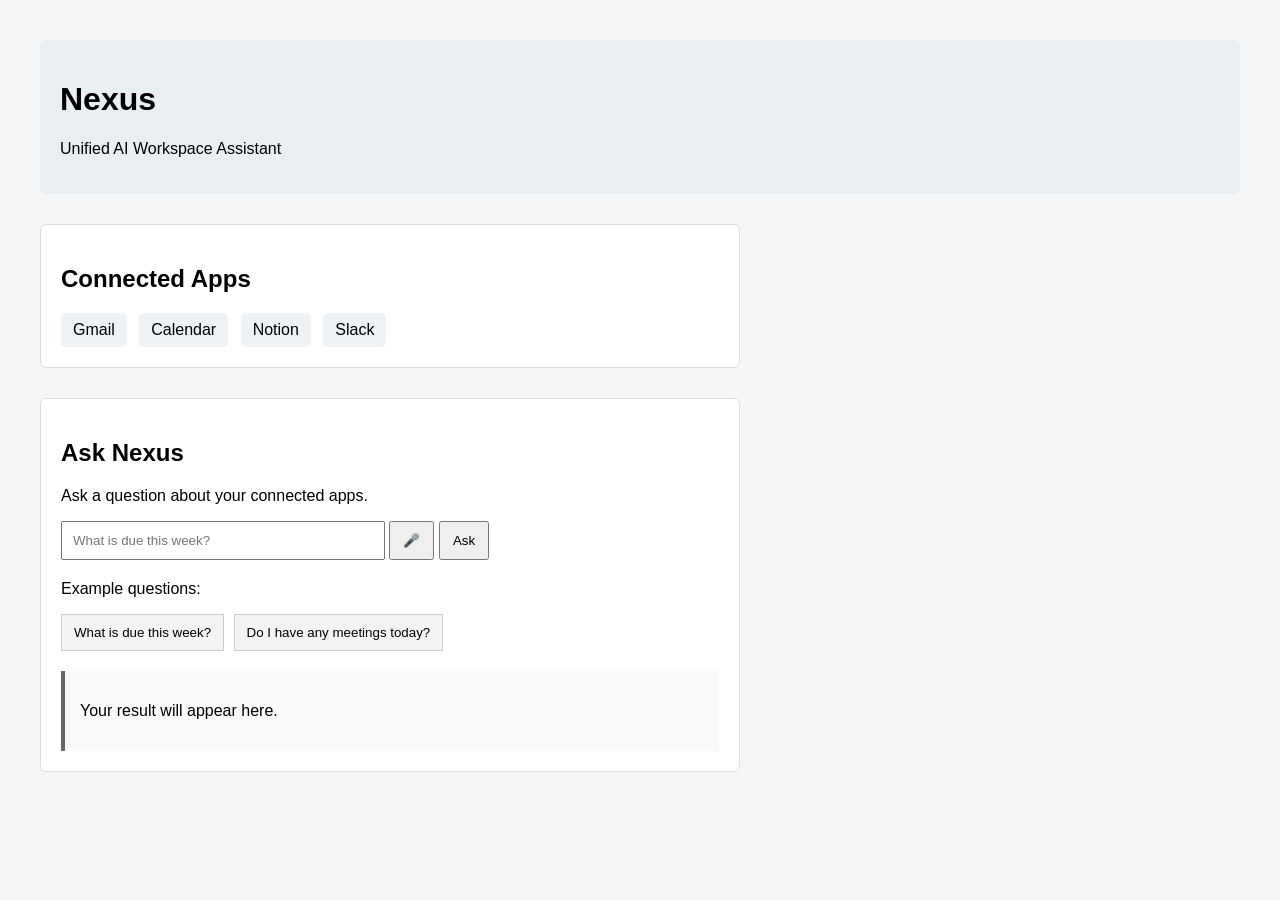
<file: labs/lab2-ui/v1/index.html>
<!DOCTYPE html>
<html lang="en">
<head>
    <meta charset="UTF-8">
    <title>Nexus</title>
    <link rel="stylesheet" href="style.css">
</head>

<body>

<header>
    <h1>Nexus</h1>
    <p>Unified AI Workspace Assistant</p>
</header>

<main>

    <section>
        <h2>Connected Apps</h2>

        <div class="apps">
            <span>Gmail</span>
            <span>Calendar</span>
            <span>Notion</span>
            <span>Slack</span>
        </div>
    </section>

    <section>
        <h2>Ask Nexus</h2>
        <p>Ask a question about your connected apps.</p>

        <input type="text" id="question" placeholder="What is due this week?">

        <button id="voiceButton">🎤</button>
        <button id="askButton">Ask</button>

        <div class="examples">
            <p>Example questions:</p>
            <button class="exampleButton">What is due this week?</button>
            <button class="exampleButton">Do I have any meetings today?</button>
        </div>

        <div id="result">
            <p id="answer">Your result will appear here.</p>
        </div>

    </section>

</main>

<script src="script.js"></script>

</body>
</html>
</file>
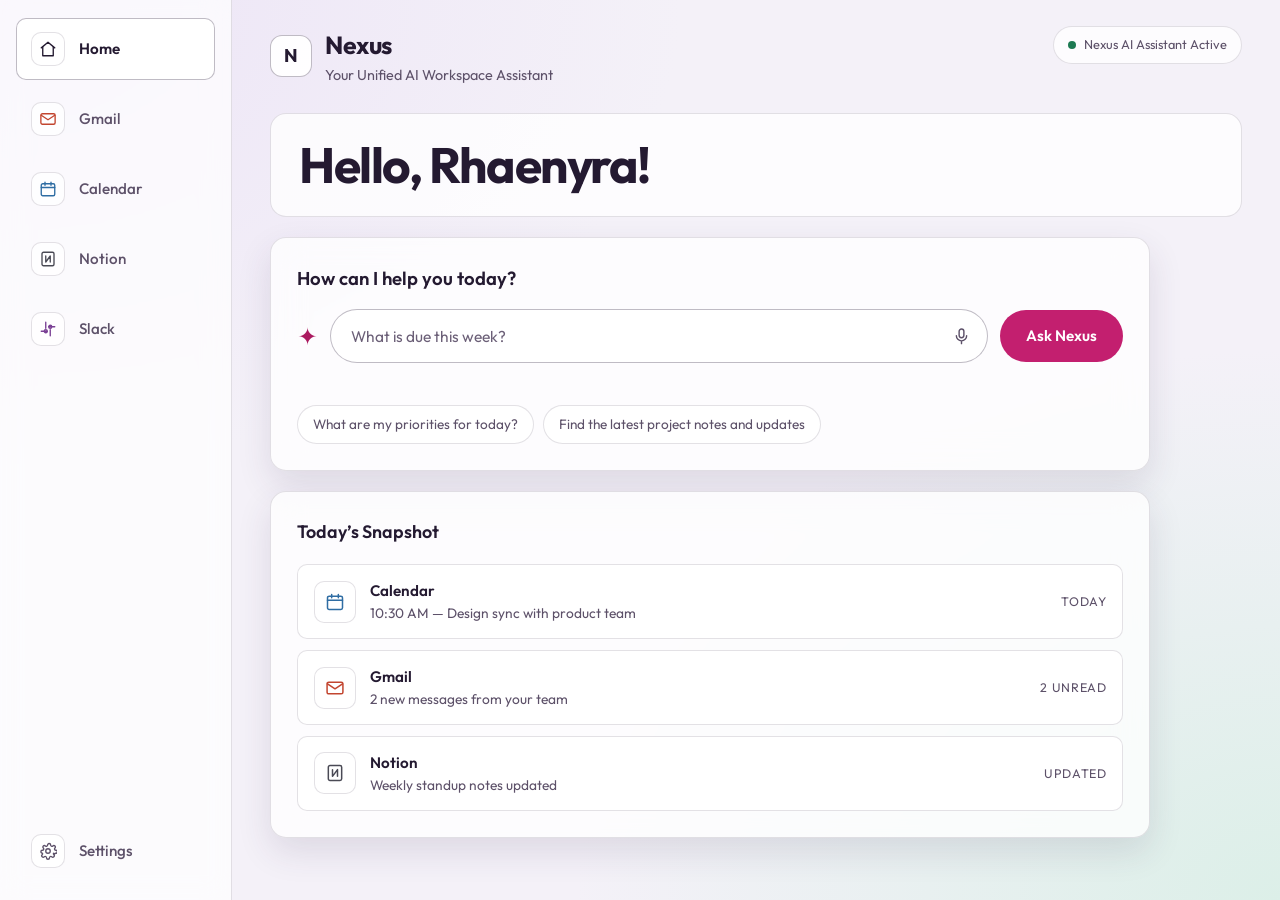
<file: labs/lab2-ui/v2/index.html>
<!DOCTYPE html>
<html lang="en" dir="ltr">
<head>
  <meta charset="UTF-8">
  <meta name="viewport" content="width=device-width, initial-scale=1, viewport-fit=cover">
  <meta name="description" content="Nexus — a unified AI workspace assistant that answers questions across Gmail, Calendar, Notion and Slack from one place.">
  <title>Nexus — Unified AI Workspace Assistant</title>
  <link rel="preconnect" href="https://fonts.googleapis.com">
  <link rel="preconnect" href="https://fonts.gstatic.com" crossorigin>
  <link href="https://fonts.googleapis.com/css2?family=Outfit:wght@400;500;600;700&display=swap" rel="stylesheet">
  <link rel="stylesheet" href="style.css">
</head>
<body>

<a class="skip-link" href="#main">Skip to main content</a>

<div class="shell">

  <!-- ==================== Sidebar ====================
       Collapses to icons below 1080px and to a bottom bar below 720px.
       Every link keeps a title and an aria-label so the destination is
       still available once the visible text is hidden. -->
  <nav class="sidebar" aria-label="Workspace navigation">
    <ul class="nav-list">
      <li>
        <a class="nav-link" href="index.html" aria-current="page" aria-label="Home" title="Home">
          <span class="nav-icon" aria-hidden="true">
            <svg viewBox="0 0 24 24" fill="none" stroke="currentColor" stroke-width="1.8" stroke-linecap="round" stroke-linejoin="round"><path d="M3 10.5 12 3l9 7.5"/><path d="M5 9.5V21h14V9.5"/></svg>
          </span>
          <span class="nav-label">Home</span>
        </a>
      </li>
      <li>
        <a class="nav-link" href="#" aria-label="Gmail" title="Gmail">
          <span class="nav-icon badge-gmail" aria-hidden="true">
            <svg viewBox="0 0 24 24" fill="none" stroke="currentColor" stroke-width="1.8" stroke-linecap="round" stroke-linejoin="round"><rect x="2.5" y="5" width="19" height="14" rx="2"/><path d="m3 7 9 6 9-6"/></svg>
          </span>
          <span class="nav-label">Gmail</span>
        </a>
      </li>
      <li>
        <a class="nav-link" href="#" aria-label="Calendar" title="Calendar">
          <span class="nav-icon badge-calendar" aria-hidden="true">
            <svg viewBox="0 0 24 24" fill="none" stroke="currentColor" stroke-width="1.8" stroke-linecap="round" stroke-linejoin="round"><rect x="3" y="5" width="18" height="16" rx="2"/><path d="M3 10h18M8 3v4M16 3v4"/></svg>
          </span>
          <span class="nav-label">Calendar</span>
        </a>
      </li>
      <li>
        <a class="nav-link" href="#" aria-label="Notion" title="Notion">
          <span class="nav-icon badge-notion" aria-hidden="true">
            <svg viewBox="0 0 24 24" fill="none" stroke="currentColor" stroke-width="1.8" stroke-linecap="round" stroke-linejoin="round"><rect x="4" y="3" width="16" height="18" rx="2"/><path d="M9 8v8l6-8v8"/></svg>
          </span>
          <span class="nav-label">Notion</span>
        </a>
      </li>
      <li>
        <a class="nav-link" href="#" aria-label="Slack" title="Slack">
          <span class="nav-icon badge-slack" aria-hidden="true">
            <svg viewBox="0 0 24 24" fill="none" stroke="currentColor" stroke-width="1.8" stroke-linecap="round" stroke-linejoin="round"><path d="M9 3v8M15 13v8M3 15h8M13 9h8"/><circle cx="9" cy="15" r="2"/><circle cx="15" cy="9" r="2"/></svg>
          </span>
          <span class="nav-label">Slack</span>
        </a>
      </li>
    </ul>

    <div class="nav-spacer"></div>

    <ul class="nav-list">
      <li>
        <a class="nav-link" href="settings.html" aria-label="Settings" title="Settings">
          <span class="nav-icon" aria-hidden="true">
            <svg viewBox="0 0 24 24" fill="none" stroke="currentColor" stroke-width="1.8" stroke-linecap="round" stroke-linejoin="round"><circle cx="12" cy="12" r="3"/><path d="M19.4 15a1.7 1.7 0 0 0 .34 1.87l.06.06a2 2 0 1 1-2.83 2.83l-.06-.06a1.7 1.7 0 0 0-2.9 1.2V21a2 2 0 1 1-4 0v-.1a1.7 1.7 0 0 0-2.9-1.2l-.06.06a2 2 0 1 1-2.83-2.83l.06-.06A1.7 1.7 0 0 0 4.6 15H4.5a2 2 0 1 1 0-4h.1a1.7 1.7 0 0 0 1.2-2.9l-.06-.06a2 2 0 1 1 2.83-2.83l.06.06A1.7 1.7 0 0 0 11.5 4.1V4a2 2 0 1 1 4 0v.1a1.7 1.7 0 0 0 2.9 1.2l.06-.06a2 2 0 1 1 2.83 2.83l-.06.06a1.7 1.7 0 0 0 1.2 2.9h.07a2 2 0 1 1 0 4h-.1a1.7 1.7 0 0 0-1.5 1Z"/></svg>
          </span>
          <span class="nav-label">Settings</span>
        </a>
      </li>
    </ul>
  </nav>

  <!-- ==================== Main ==================== -->
  <main class="main" id="main">

    <div class="topbar">
      <div class="brand">
        <span class="brand-mark" aria-hidden="true">N</span>
        <div>
          <h1>Nexus</h1>
          <p>Your Unified AI Workspace Assistant</p>
        </div>
      </div>
      <p class="status-pill"><span class="status-dot" aria-hidden="true"></span>Nexus AI Assistant Active</p>
    </div>

    <!-- ---------- Home view ---------- -->
    <div id="home-view">
      <p class="greeting">Hello, Rhaenyra!</p>

      <div class="home-grid">

        <section class="card ask-card" aria-labelledby="ask-heading">
          <h2 id="ask-heading">How can I help you today?</h2>

          <form id="ask-form">
            <div class="ask-row">
              <span class="ask-spark" aria-hidden="true">&#10022;</span>
              <label class="sr-only" for="question">Ask Nexus a question about your connected apps</label>
              <div class="input-wrap">
                <input id="question" name="question" type="text" autocomplete="off"
                       placeholder="What is due this week?">
                <button class="mic-button" id="mic-button" type="button"
                        aria-label="Ask using your microphone" title="Ask using your microphone">
                  <svg viewBox="0 0 24 24" fill="none" stroke="currentColor" stroke-width="1.8" stroke-linecap="round" stroke-linejoin="round" aria-hidden="true"><rect x="9" y="2.5" width="6" height="11" rx="3"/><path d="M5.5 11a6.5 6.5 0 0 0 13 0M12 17.5V21"/></svg>
                </button>
              </div>
              <button class="primary-button" type="submit">Ask Nexus</button>
            </div>
          </form>
          <p class="voice-status" id="voice-status" role="status" aria-live="polite"></p>

          <div class="chips">
            <button class="chip" type="button" data-question="What are my priorities for today?">What are my priorities for today?</button>
            <button class="chip" type="button" data-question="Find the latest project notes and updates">Find the latest project notes and updates</button>
          </div>
        </section>

        <section class="card" aria-labelledby="snapshot-heading">
          <h2 class="card-title" id="snapshot-heading">Today&rsquo;s Snapshot</h2>
          <ul class="snapshot-list">
            <li class="snapshot-item">
              <span class="app-badge badge-calendar" aria-hidden="true">
                <svg viewBox="0 0 24 24" fill="none" stroke="currentColor" stroke-width="1.8" stroke-linecap="round" stroke-linejoin="round"><rect x="3" y="5" width="18" height="16" rx="2"/><path d="M3 10h18M8 3v4M16 3v4"/></svg>
              </span>
              <div>
                <strong>Calendar</strong>
                <p>10:30 AM &mdash; Design sync with product team</p>
              </div>
              <span class="snapshot-meta">Today</span>
            </li>
            <li class="snapshot-item">
              <span class="app-badge badge-gmail" aria-hidden="true">
                <svg viewBox="0 0 24 24" fill="none" stroke="currentColor" stroke-width="1.8" stroke-linecap="round" stroke-linejoin="round"><rect x="2.5" y="5" width="19" height="14" rx="2"/><path d="m3 7 9 6 9-6"/></svg>
              </span>
              <div>
                <strong>Gmail</strong>
                <p>2 new messages from your team</p>
              </div>
              <span class="snapshot-meta">2 unread</span>
            </li>
            <li class="snapshot-item">
              <span class="app-badge badge-notion" aria-hidden="true">
                <svg viewBox="0 0 24 24" fill="none" stroke="currentColor" stroke-width="1.8" stroke-linecap="round" stroke-linejoin="round"><rect x="4" y="3" width="16" height="18" rx="2"/><path d="M9 8v8l6-8v8"/></svg>
              </span>
              <div>
                <strong>Notion</strong>
                <p>Weekly standup notes updated</p>
              </div>
              <span class="snapshot-meta">Updated</span>
            </li>
          </ul>
        </section>

      </div>
    </div>

    <!-- ---------- Conversation view ----------
         aria-live announces the assistant's answer to screen reader users
         when it appears, since it arrives without a page change. -->
    <div id="conversation-view" class="conversation" hidden aria-live="polite">

      <button class="back-link" type="button" id="back-button">
        <span aria-hidden="true">&larr;</span> Back to home
      </button>

      <p class="user-bubble">
        <span id="asked-question">What is due this week?</span>
        <span class="user-avatar" aria-hidden="true">R</span>
      </p>

      <section class="card assistant-card" aria-label="Nexus assistant response">
        <p class="assistant-label"><span aria-hidden="true">&#10022;</span> Nexus Assistant</p>

        <p class="assistant-summary">
          Here is your workspace overview for the week of September 28th, 2026.
          You have <strong>6 key items</strong> across Calendar, Gmail and Notion.
          Two are marked as high priority.
        </p>

        <h2 class="tasks-heading">This Week&rsquo;s Tasks</h2>

        <ul class="task-list">
          <li class="task-row priority-high">
            <span class="task-day">Monday, Sept 28</span>
            <span class="task-name">
              <svg viewBox="0 0 24 24" fill="none" stroke="currentColor" stroke-width="1.8" stroke-linecap="round" stroke-linejoin="round" class="badge-gmail" aria-hidden="true"><rect x="2.5" y="5" width="19" height="14" rx="2"/><path d="m3 7 9 6 9-6"/></svg>
              Review contract feedback from Sarah
              <span class="priority-tag">High</span>
            </span>
            <span class="task-due">Due by 5:00 PM</span>
          </li>
          <li class="task-row priority-med">
            <span class="task-day">Tuesday, Sept 29</span>
            <span class="task-name">
              <svg viewBox="0 0 24 24" fill="none" stroke="currentColor" stroke-width="1.8" stroke-linecap="round" stroke-linejoin="round" class="badge-calendar" aria-hidden="true"><rect x="3" y="5" width="18" height="16" rx="2"/><path d="M3 10h18M8 3v4M16 3v4"/></svg>
              Design Sync with Product Team
              <span class="priority-tag">Medium</span>
            </span>
            <span class="task-due">10:30 &ndash; 11:30 AM</span>
          </li>
          <li class="task-row priority-low">
            <span class="task-day">Tuesday, Sept 29</span>
            <span class="task-name">
              <svg viewBox="0 0 24 24" fill="none" stroke="currentColor" stroke-width="1.8" stroke-linecap="round" stroke-linejoin="round" class="badge-notion" aria-hidden="true"><rect x="4" y="3" width="16" height="18" rx="2"/><path d="M9 8v8l6-8v8"/></svg>
              Update Q3 roadmap documentation
              <span class="priority-tag">Low</span>
            </span>
            <span class="task-due">Due by end of day</span>
          </li>
          <li class="task-row priority-med">
            <span class="task-day">Wednesday, Sept 30</span>
            <span class="task-name">
              <svg viewBox="0 0 24 24" fill="none" stroke="currentColor" stroke-width="1.8" stroke-linecap="round" stroke-linejoin="round" class="badge-gmail" aria-hidden="true"><rect x="2.5" y="5" width="19" height="14" rx="2"/><path d="m3 7 9 6 9-6"/></svg>
              Follow up on outstanding team invoices
              <span class="priority-tag">Medium</span>
            </span>
            <span class="task-due">Due by 12:00 PM</span>
          </li>
          <li class="task-row priority-high">
            <span class="task-day">Thursday, Oct 1</span>
            <span class="task-name">
              <svg viewBox="0 0 24 24" fill="none" stroke="currentColor" stroke-width="1.8" stroke-linecap="round" stroke-linejoin="round" class="badge-notion" aria-hidden="true"><rect x="4" y="3" width="16" height="18" rx="2"/><path d="M9 8v8l6-8v8"/></svg>
              Submit weekly progress report
              <span class="priority-tag">High</span>
            </span>
            <span class="task-due">Due by 4:00 PM</span>
          </li>
          <li class="task-row priority-low">
            <span class="task-day">Friday, Oct 2</span>
            <span class="task-name">
              <svg viewBox="0 0 24 24" fill="none" stroke="currentColor" stroke-width="1.8" stroke-linecap="round" stroke-linejoin="round" class="badge-calendar" aria-hidden="true"><rect x="3" y="5" width="18" height="16" rx="2"/><path d="M3 10h18M8 3v4M16 3v4"/></svg>
              Weekly Standup &amp; Retrospective
              <span class="priority-tag">Low</span>
            </span>
            <span class="task-due">4:00 &ndash; 5:00 PM</span>
          </li>
        </ul>

        <div class="actions-block">
          <p class="actions-label" id="actions-label">Suggested actions</p>
          <div class="chips" role="group" aria-labelledby="actions-label">
            <button class="chip" type="button">Reschedule Friday standup</button>
            <button class="chip" type="button">Mark Notion tasks complete</button>
            <button class="chip" type="button">Draft reply to Sarah</button>
          </div>
        </div>
      </section>

      <form class="followup" id="followup-form">
        <div class="ask-row">
          <label class="sr-only" for="followup-input">Ask a follow-up question</label>
          <div class="input-wrap">
            <input id="followup-input" type="text" autocomplete="off"
                   placeholder="Ask a follow-up or command Nexus&hellip;">
            <button class="mic-button" id="followup-mic" type="button"
                    aria-label="Ask a follow-up using your microphone" title="Ask using your microphone">
              <svg viewBox="0 0 24 24" fill="none" stroke="currentColor" stroke-width="1.8" stroke-linecap="round" stroke-linejoin="round" aria-hidden="true"><rect x="9" y="2.5" width="6" height="11" rx="3"/><path d="M5.5 11a6.5 6.5 0 0 0 13 0M12 17.5V21"/></svg>
            </button>
          </div>
          <button class="primary-button" type="submit">Ask Nexus</button>
        </div>
      </form>

    </div>

  </main>
</div>

<script src="script.js"></script>
</body>
</html>
</file>
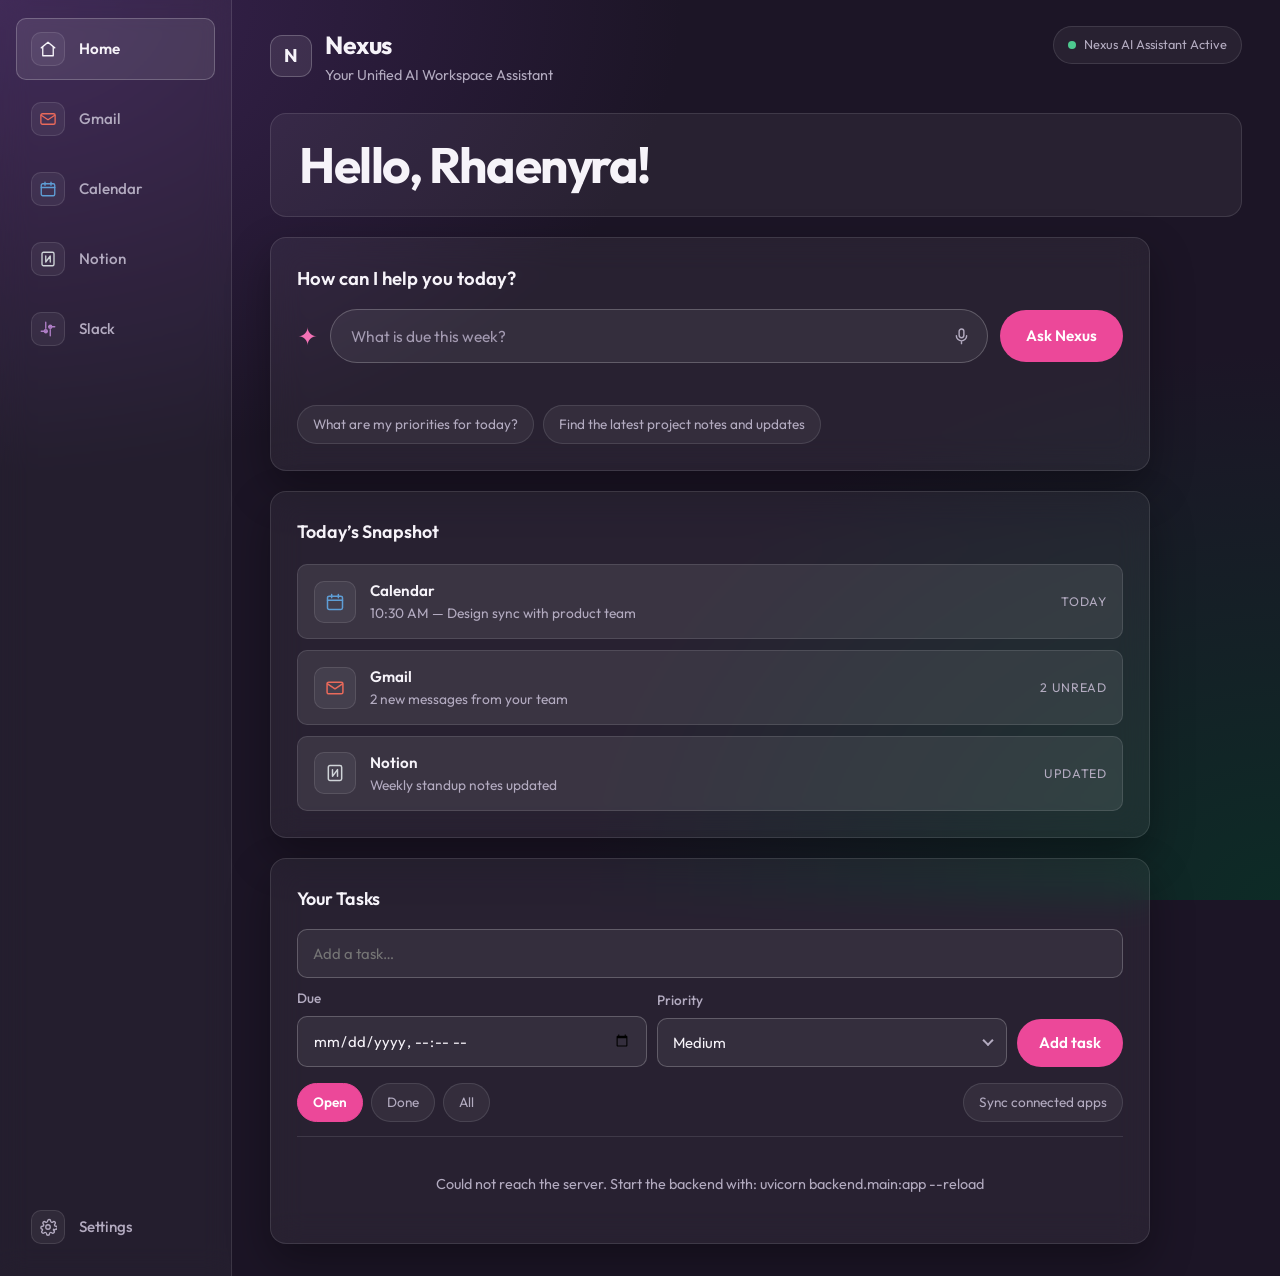
<file: labs/v4/frontend/index.html>
<!DOCTYPE html>
<html lang="en" dir="ltr">
<head>
  <meta charset="UTF-8">
  <meta name="viewport" content="width=device-width, initial-scale=1, viewport-fit=cover">
  <meta name="description" content="Nexus — a unified AI workspace assistant that answers questions across Gmail, Calendar, Notion and Slack from one place.">
  <title>Nexus — Unified AI Workspace Assistant</title>
  <link rel="preconnect" href="https://fonts.googleapis.com">
  <link rel="preconnect" href="https://fonts.gstatic.com" crossorigin>
  <link href="https://fonts.googleapis.com/css2?family=Outfit:wght@400;500;600;700&display=swap" rel="stylesheet">
  <link rel="stylesheet" href="css/style.css">
</head>
<body>

<a class="skip-link" href="#main">Skip to main content</a>

<div class="shell">

  <!-- ==================== Sidebar ====================
       Collapses to icons below 1080px and to a bottom bar below 720px.
       Every link keeps a title and an aria-label so the destination is
       still available once the visible text is hidden. -->
  <nav class="sidebar" aria-label="Workspace navigation">
    <ul class="nav-list">
      <li>
        <a class="nav-link" href="index.html" aria-current="page" aria-label="Home" title="Home">
          <span class="nav-icon" aria-hidden="true">
            <svg viewBox="0 0 24 24" fill="none" stroke="currentColor" stroke-width="1.8" stroke-linecap="round" stroke-linejoin="round"><path d="M3 10.5 12 3l9 7.5"/><path d="M5 9.5V21h14V9.5"/></svg>
          </span>
          <span class="nav-label">Home</span>
        </a>
      </li>
      <li>
        <a class="nav-link" href="#" aria-label="Gmail" title="Gmail">
          <span class="nav-icon badge-gmail" aria-hidden="true">
            <svg viewBox="0 0 24 24" fill="none" stroke="currentColor" stroke-width="1.8" stroke-linecap="round" stroke-linejoin="round"><rect x="2.5" y="5" width="19" height="14" rx="2"/><path d="m3 7 9 6 9-6"/></svg>
          </span>
          <span class="nav-label">Gmail</span>
        </a>
      </li>
      <li>
        <a class="nav-link" href="#" aria-label="Calendar" title="Calendar">
          <span class="nav-icon badge-calendar" aria-hidden="true">
            <svg viewBox="0 0 24 24" fill="none" stroke="currentColor" stroke-width="1.8" stroke-linecap="round" stroke-linejoin="round"><rect x="3" y="5" width="18" height="16" rx="2"/><path d="M3 10h18M8 3v4M16 3v4"/></svg>
          </span>
          <span class="nav-label">Calendar</span>
        </a>
      </li>
      <li>
        <a class="nav-link" href="#" aria-label="Notion" title="Notion">
          <span class="nav-icon badge-notion" aria-hidden="true">
            <svg viewBox="0 0 24 24" fill="none" stroke="currentColor" stroke-width="1.8" stroke-linecap="round" stroke-linejoin="round"><rect x="4" y="3" width="16" height="18" rx="2"/><path d="M9 8v8l6-8v8"/></svg>
          </span>
          <span class="nav-label">Notion</span>
        </a>
      </li>
      <li>
        <a class="nav-link" href="#" aria-label="Slack" title="Slack">
          <span class="nav-icon badge-slack" aria-hidden="true">
            <svg viewBox="0 0 24 24" fill="none" stroke="currentColor" stroke-width="1.8" stroke-linecap="round" stroke-linejoin="round"><path d="M9 3v8M15 13v8M3 15h8M13 9h8"/><circle cx="9" cy="15" r="2"/><circle cx="15" cy="9" r="2"/></svg>
          </span>
          <span class="nav-label">Slack</span>
        </a>
      </li>
    </ul>

    <div class="nav-spacer"></div>

    <ul class="nav-list">
      <li>
        <a class="nav-link" href="settings.html" aria-label="Settings" title="Settings">
          <span class="nav-icon" aria-hidden="true">
            <svg viewBox="0 0 24 24" fill="none" stroke="currentColor" stroke-width="1.8" stroke-linecap="round" stroke-linejoin="round"><circle cx="12" cy="12" r="3"/><path d="M19.4 15a1.7 1.7 0 0 0 .34 1.87l.06.06a2 2 0 1 1-2.83 2.83l-.06-.06a1.7 1.7 0 0 0-2.9 1.2V21a2 2 0 1 1-4 0v-.1a1.7 1.7 0 0 0-2.9-1.2l-.06.06a2 2 0 1 1-2.83-2.83l.06-.06A1.7 1.7 0 0 0 4.6 15H4.5a2 2 0 1 1 0-4h.1a1.7 1.7 0 0 0 1.2-2.9l-.06-.06a2 2 0 1 1 2.83-2.83l.06.06A1.7 1.7 0 0 0 11.5 4.1V4a2 2 0 1 1 4 0v.1a1.7 1.7 0 0 0 2.9 1.2l.06-.06a2 2 0 1 1 2.83 2.83l-.06.06a1.7 1.7 0 0 0 1.2 2.9h.07a2 2 0 1 1 0 4h-.1a1.7 1.7 0 0 0-1.5 1Z"/></svg>
          </span>
          <span class="nav-label">Settings</span>
        </a>
      </li>
    </ul>
  </nav>

  <!-- ==================== Main ==================== -->
  <main class="main" id="main">

    <div class="topbar">
      <div class="brand">
        <span class="brand-mark" aria-hidden="true">N</span>
        <div>
          <h1>Nexus</h1>
          <p>Your Unified AI Workspace Assistant</p>
        </div>
      </div>
      <p class="status-pill"><span class="status-dot" aria-hidden="true"></span>Nexus AI Assistant Active</p>
    </div>

    <!-- ---------- Home view ---------- -->
    <div id="home-view">
      <p class="greeting">Hello, Rhaenyra!</p>

      <div class="home-grid">

        <section class="card ask-card" aria-labelledby="ask-heading">
          <h2 id="ask-heading">How can I help you today?</h2>

          <form id="ask-form">
            <div class="ask-row">
              <span class="ask-spark" aria-hidden="true">&#10022;</span>
              <label class="sr-only" for="question">Ask Nexus a question about your connected apps</label>
              <div class="input-wrap">
                <input id="question" name="question" type="text" autocomplete="off"
                       placeholder="What is due this week?">
                <button class="mic-button" id="mic-button" type="button"
                        aria-label="Ask using your microphone" title="Ask using your microphone">
                  <svg viewBox="0 0 24 24" fill="none" stroke="currentColor" stroke-width="1.8" stroke-linecap="round" stroke-linejoin="round" aria-hidden="true"><rect x="9" y="2.5" width="6" height="11" rx="3"/><path d="M5.5 11a6.5 6.5 0 0 0 13 0M12 17.5V21"/></svg>
                </button>
              </div>
              <button class="primary-button" type="submit">Ask Nexus</button>
            </div>
          </form>
          <p class="voice-status" id="voice-status" role="status" aria-live="polite"></p>

          <div class="chips">
            <button class="chip" type="button" data-question="What are my priorities for today?">What are my priorities for today?</button>
            <button class="chip" type="button" data-question="Find the latest project notes and updates">Find the latest project notes and updates</button>
          </div>
        </section>

        <section class="card" aria-labelledby="snapshot-heading">
          <h2 class="card-title" id="snapshot-heading">Today&rsquo;s Snapshot</h2>
          <ul class="snapshot-list">
            <li class="snapshot-item">
              <span class="app-badge badge-calendar" aria-hidden="true">
                <svg viewBox="0 0 24 24" fill="none" stroke="currentColor" stroke-width="1.8" stroke-linecap="round" stroke-linejoin="round"><rect x="3" y="5" width="18" height="16" rx="2"/><path d="M3 10h18M8 3v4M16 3v4"/></svg>
              </span>
              <div>
                <strong>Calendar</strong>
                <p>10:30 AM &mdash; Design sync with product team</p>
              </div>
              <span class="snapshot-meta">Today</span>
            </li>
            <li class="snapshot-item">
              <span class="app-badge badge-gmail" aria-hidden="true">
                <svg viewBox="0 0 24 24" fill="none" stroke="currentColor" stroke-width="1.8" stroke-linecap="round" stroke-linejoin="round"><rect x="2.5" y="5" width="19" height="14" rx="2"/><path d="m3 7 9 6 9-6"/></svg>
              </span>
              <div>
                <strong>Gmail</strong>
                <p>2 new messages from your team</p>
              </div>
              <span class="snapshot-meta">2 unread</span>
            </li>
            <li class="snapshot-item">
              <span class="app-badge badge-notion" aria-hidden="true">
                <svg viewBox="0 0 24 24" fill="none" stroke="currentColor" stroke-width="1.8" stroke-linecap="round" stroke-linejoin="round"><rect x="4" y="3" width="16" height="18" rx="2"/><path d="M9 8v8l6-8v8"/></svg>
              </span>
              <div>
                <strong>Notion</strong>
                <p>Weekly standup notes updated</p>
              </div>
              <span class="snapshot-meta">Updated</span>
            </li>
          </ul>
        </section>

        <section class="card" aria-labelledby="tasks-heading">
          <div class="items-head">
            <h2 class="card-title" id="tasks-heading" style="margin:0">Your Tasks</h2>
            <span class="items-status" id="items-status" role="status" aria-live="polite"></span>
          </div>

          <!-- CREATE -->
          <form id="item-form" class="item-form">
            <div class="item-form-row">
              <label class="sr-only" for="new-title">Task title</label>
              <input class="text-input" id="new-title" type="text" required
                     maxlength="300" placeholder="Add a task&hellip;">
            </div>
            <div class="item-form-row item-form-row-split">
              <span>
                <label class="field-label" for="new-due">Due</label>
                <input class="text-input" id="new-due" type="datetime-local">
              </span>
              <span>
                <label class="field-label" for="new-priority">Priority</label>
                <div class="select-wrap">
                  <select class="select-input" id="new-priority">
                    <option value="high">High</option>
                    <option value="medium" selected>Medium</option>
                    <option value="low">Low</option>
                  </select>
                </div>
              </span>
              <button class="primary-button" type="submit">Add task</button>
            </div>
          </form>

          <div class="items-filters" role="group" aria-label="Filter tasks">
            <button class="chip" type="button" data-status="open" aria-pressed="true">Open</button>
            <button class="chip" type="button" data-status="done" aria-pressed="false">Done</button>
            <button class="chip" type="button" data-status="all" aria-pressed="false">All</button>
            <button class="chip chip-right" type="button" id="sync-button">Sync connected apps</button>
          </div>

          <!-- READ, UPDATE and DELETE all happen inside this list -->
          <ul class="items-list" id="items-list"></ul>
        </section>

      </div>
    </div>

    <!-- ---------- Conversation view ----------
         aria-live announces the assistant's answer to screen reader users
         when it appears, since it arrives without a page change. -->
    <div id="conversation-view" class="conversation" hidden aria-live="polite">

      <button class="back-link" type="button" id="back-button">
        <span aria-hidden="true">&larr;</span> Back to home
      </button>

      <p class="user-bubble">
        <span id="asked-question">What is due this week?</span>
        <span class="user-avatar" aria-hidden="true">R</span>
      </p>

      <section class="card assistant-card" aria-label="Nexus assistant response">
        <p class="assistant-label"><span aria-hidden="true">&#10022;</span> Nexus Assistant</p>

        <p class="assistant-summary" id="assistant-summary"></p>

        <h2 class="tasks-heading">This Week&rsquo;s Tasks</h2>

        <ul class="task-list" id="task-list"></ul>

        <p class="trace-line" id="trace-line"></p>

        <div class="actions-block">
          <p class="actions-label" id="actions-label">Suggested actions</p>
          <div class="chips" role="group" aria-labelledby="actions-label">
            <button class="chip" type="button">Reschedule Friday standup</button>
            <button class="chip" type="button">Mark Notion tasks complete</button>
            <button class="chip" type="button">Draft reply to Sarah</button>
          </div>
        </div>
      </section>

      <form class="followup" id="followup-form">
        <div class="ask-row">
          <label class="sr-only" for="followup-input">Ask a follow-up question</label>
          <div class="input-wrap">
            <input id="followup-input" type="text" autocomplete="off"
                   placeholder="Ask a follow-up or command Nexus&hellip;">
            <button class="mic-button" id="followup-mic" type="button"
                    aria-label="Ask a follow-up using your microphone" title="Ask using your microphone">
              <svg viewBox="0 0 24 24" fill="none" stroke="currentColor" stroke-width="1.8" stroke-linecap="round" stroke-linejoin="round" aria-hidden="true"><rect x="9" y="2.5" width="6" height="11" rx="3"/><path d="M5.5 11a6.5 6.5 0 0 0 13 0M12 17.5V21"/></svg>
            </button>
          </div>
          <button class="primary-button" type="submit">Ask Nexus</button>
        </div>
      </form>

    </div>

  </main>
</div>

<script src="js/api-client.js"></script>
<script src="js/app.js"></script>
</body>
</html>
</file>
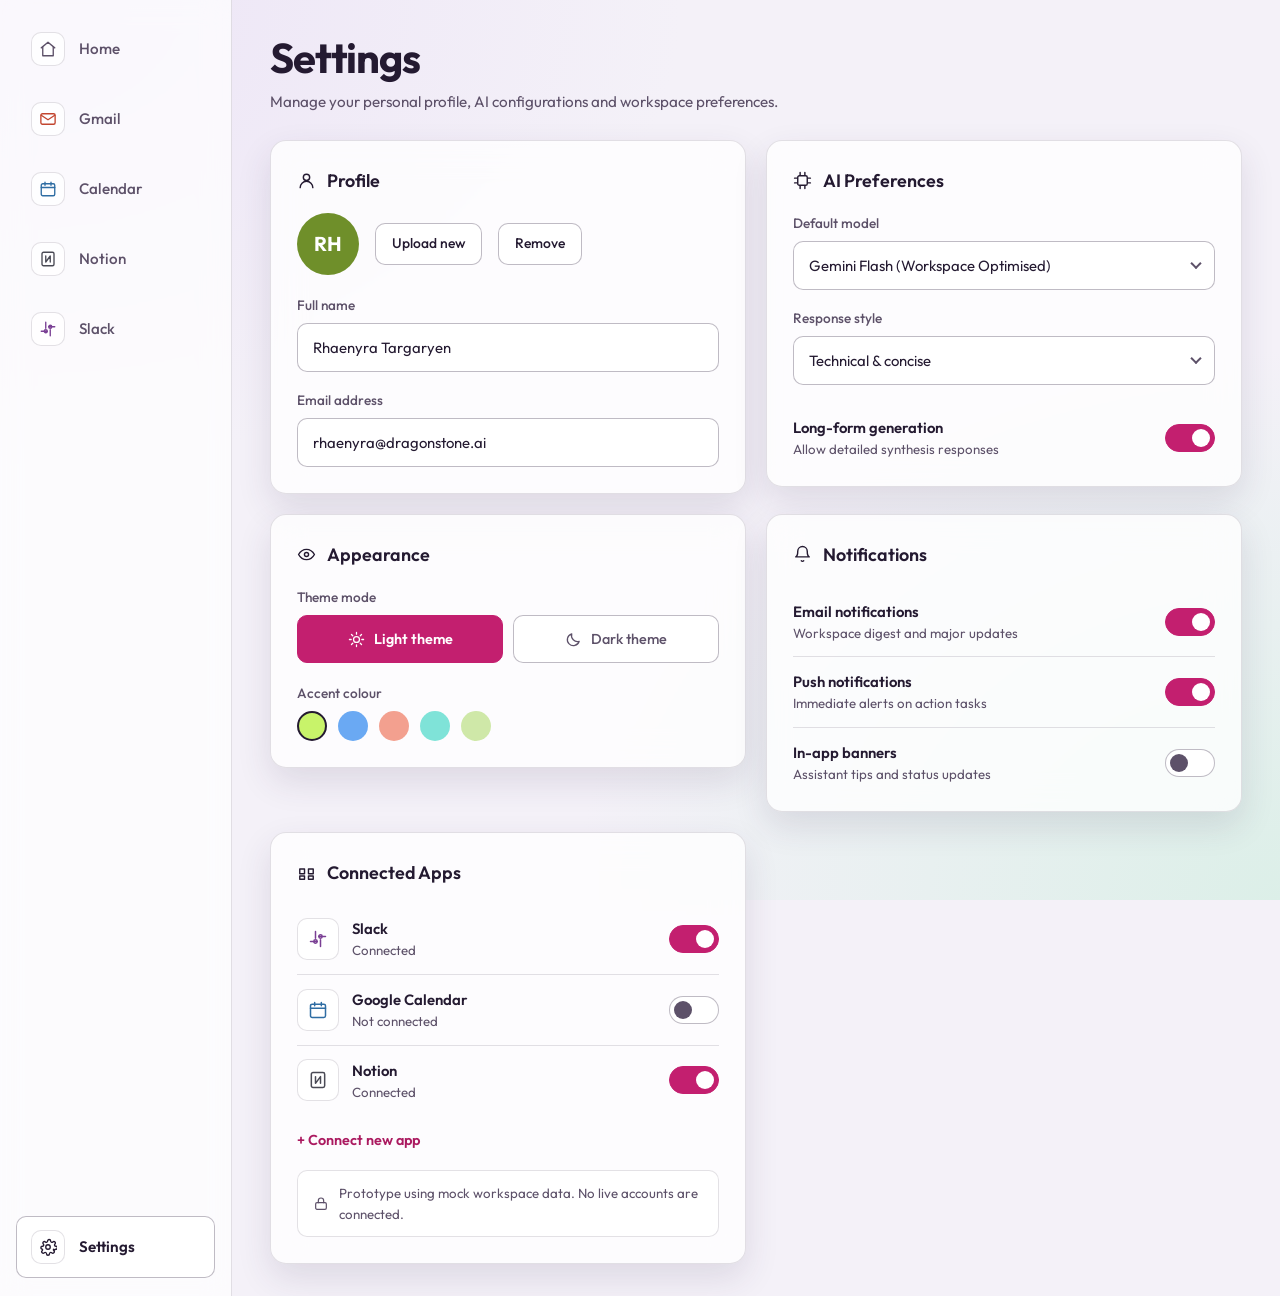
<file: labs/lab2-ui/v2/settings.html>
<!DOCTYPE html>
<html lang="en" dir="ltr">
<head>
  <meta charset="UTF-8">
  <meta name="viewport" content="width=device-width, initial-scale=1, viewport-fit=cover">
  <meta name="description" content="Nexus settings — manage your profile, appearance, notifications and connected apps.">
  <title>Settings — Nexus</title>
  <link rel="preconnect" href="https://fonts.googleapis.com">
  <link rel="preconnect" href="https://fonts.gstatic.com" crossorigin>
  <link href="https://fonts.googleapis.com/css2?family=Outfit:wght@400;500;600;700&display=swap" rel="stylesheet">
  <link rel="stylesheet" href="style.css">
</head>
<body>

<a class="skip-link" href="#main">Skip to main content</a>

<div class="shell">

  <nav class="sidebar" aria-label="Workspace navigation">
    <ul class="nav-list">
      <li>
        <a class="nav-link" href="index.html" aria-label="Home" title="Home">
          <span class="nav-icon" aria-hidden="true">
            <svg viewBox="0 0 24 24" fill="none" stroke="currentColor" stroke-width="1.8" stroke-linecap="round" stroke-linejoin="round"><path d="M3 10.5 12 3l9 7.5"/><path d="M5 9.5V21h14V9.5"/></svg>
          </span>
          <span class="nav-label">Home</span>
        </a>
      </li>
      <li>
        <a class="nav-link" href="#" aria-label="Gmail" title="Gmail">
          <span class="nav-icon badge-gmail" aria-hidden="true">
            <svg viewBox="0 0 24 24" fill="none" stroke="currentColor" stroke-width="1.8" stroke-linecap="round" stroke-linejoin="round"><rect x="2.5" y="5" width="19" height="14" rx="2"/><path d="m3 7 9 6 9-6"/></svg>
          </span>
          <span class="nav-label">Gmail</span>
        </a>
      </li>
      <li>
        <a class="nav-link" href="#" aria-label="Calendar" title="Calendar">
          <span class="nav-icon badge-calendar" aria-hidden="true">
            <svg viewBox="0 0 24 24" fill="none" stroke="currentColor" stroke-width="1.8" stroke-linecap="round" stroke-linejoin="round"><rect x="3" y="5" width="18" height="16" rx="2"/><path d="M3 10h18M8 3v4M16 3v4"/></svg>
          </span>
          <span class="nav-label">Calendar</span>
        </a>
      </li>
      <li>
        <a class="nav-link" href="#" aria-label="Notion" title="Notion">
          <span class="nav-icon badge-notion" aria-hidden="true">
            <svg viewBox="0 0 24 24" fill="none" stroke="currentColor" stroke-width="1.8" stroke-linecap="round" stroke-linejoin="round"><rect x="4" y="3" width="16" height="18" rx="2"/><path d="M9 8v8l6-8v8"/></svg>
          </span>
          <span class="nav-label">Notion</span>
        </a>
      </li>
      <li>
        <a class="nav-link" href="#" aria-label="Slack" title="Slack">
          <span class="nav-icon badge-slack" aria-hidden="true">
            <svg viewBox="0 0 24 24" fill="none" stroke="currentColor" stroke-width="1.8" stroke-linecap="round" stroke-linejoin="round"><path d="M9 3v8M15 13v8M3 15h8M13 9h8"/><circle cx="9" cy="15" r="2"/><circle cx="15" cy="9" r="2"/></svg>
          </span>
          <span class="nav-label">Slack</span>
        </a>
      </li>
    </ul>

    <div class="nav-spacer"></div>

    <ul class="nav-list">
      <li>
        <a class="nav-link" href="settings.html" aria-current="page" aria-label="Settings" title="Settings">
          <span class="nav-icon" aria-hidden="true">
            <svg viewBox="0 0 24 24" fill="none" stroke="currentColor" stroke-width="1.8" stroke-linecap="round" stroke-linejoin="round"><circle cx="12" cy="12" r="3"/><path d="M19.4 15a1.7 1.7 0 0 0 .34 1.87l.06.06a2 2 0 1 1-2.83 2.83l-.06-.06a1.7 1.7 0 0 0-2.9 1.2V21a2 2 0 1 1-4 0v-.1a1.7 1.7 0 0 0-2.9-1.2l-.06.06a2 2 0 1 1-2.83-2.83l.06-.06A1.7 1.7 0 0 0 4.6 15H4.5a2 2 0 1 1 0-4h.1a1.7 1.7 0 0 0 1.2-2.9l-.06-.06a2 2 0 1 1 2.83-2.83l.06.06A1.7 1.7 0 0 0 11.5 4.1V4a2 2 0 1 1 4 0v.1a1.7 1.7 0 0 0 2.9 1.2l.06-.06a2 2 0 1 1 2.83 2.83l-.06.06a1.7 1.7 0 0 0 1.2 2.9h.07a2 2 0 1 1 0 4h-.1a1.7 1.7 0 0 0-1.5 1Z"/></svg>
          </span>
          <span class="nav-label">Settings</span>
        </a>
      </li>
    </ul>
  </nav>

  <main class="main" id="main">

    <div class="page-head">
      <h1>Settings</h1>
      <p>Manage your personal profile, AI configurations and workspace preferences.</p>
    </div>

    <div class="settings-grid">

      <!-- ---------- Profile ---------- -->
      <section class="card" aria-labelledby="profile-heading">
        <h2 class="card-title" id="profile-heading">
          <svg viewBox="0 0 24 24" fill="none" stroke="currentColor" stroke-width="1.8" stroke-linecap="round" stroke-linejoin="round" aria-hidden="true"><circle cx="12" cy="8" r="4"/><path d="M4 21a8 8 0 0 1 16 0"/></svg>
          Profile
        </h2>

        <div class="avatar-row">
          <span class="avatar" aria-hidden="true">RH</span>
          <button class="ghost-button" type="button">Upload new</button>
          <button class="ghost-button" type="button">Remove</button>
        </div>

        <div class="field-group">
          <label class="field-label" for="full-name">Full name</label>
          <input class="text-input" id="full-name" type="text" value="Rhaenyra Targaryen" autocomplete="name">
        </div>

        <div class="field-group">
          <label class="field-label" for="email">Email address</label>
          <input class="text-input" id="email" type="email" value="rhaenyra@dragonstone.ai" autocomplete="email">
        </div>
      </section>

      <!-- ---------- AI preferences ---------- -->
      <section class="card" aria-labelledby="ai-heading">
        <h2 class="card-title" id="ai-heading">
          <svg viewBox="0 0 24 24" fill="none" stroke="currentColor" stroke-width="1.8" stroke-linecap="round" stroke-linejoin="round" aria-hidden="true"><rect x="6" y="6" width="12" height="12" rx="2"/><path d="M9 2v3M15 2v3M9 19v3M15 19v3M2 9h3M2 15h3M19 9h3M19 15h3"/></svg>
          AI Preferences
        </h2>

        <div class="field-group">
          <label class="field-label" for="model">Default model</label>
          <div class="select-wrap">
            <select class="select-input" id="model">
              <option>Gemini Flash (Workspace Optimised)</option>
              <option>Gemini Flash-Lite</option>
              <option>Groq / Llama</option>
            </select>
          </div>
        </div>

        <div class="field-group">
          <label class="field-label" for="style">Response style</label>
          <div class="select-wrap">
            <select class="select-input" id="style">
              <option>Technical &amp; concise</option>
              <option>Conversational</option>
              <option>Detailed</option>
            </select>
          </div>
        </div>

        <div class="toggle-row">
          <span class="label-block">
            <strong>Long-form generation</strong>
            <p>Allow detailed synthesis responses</p>
          </span>
          <span class="switch">
            <input type="checkbox" id="longform" role="switch" checked>
            <label class="sr-only" for="longform">Long-form generation</label>
            <span class="track" aria-hidden="true"></span>
            <span class="thumb" aria-hidden="true"></span>
          </span>
        </div>
      </section>

      <!-- ---------- Appearance ---------- -->
      <section class="card" aria-labelledby="appearance-heading">
        <h2 class="card-title" id="appearance-heading">
          <svg viewBox="0 0 24 24" fill="none" stroke="currentColor" stroke-width="1.8" stroke-linecap="round" stroke-linejoin="round" aria-hidden="true"><path d="M2 12s3.6-6.5 10-6.5S22 12 22 12s-3.6 6.5-10 6.5S2 12 2 12Z"/><circle cx="12" cy="12" r="2.6"/></svg>
          Appearance
        </h2>

        <p class="field-label" id="theme-label">Theme mode</p>
        <div class="theme-switch" role="group" aria-labelledby="theme-label">
          <button class="theme-option" type="button" data-theme="light" aria-pressed="false">
            <svg viewBox="0 0 24 24" fill="none" stroke="currentColor" stroke-width="1.8" stroke-linecap="round" stroke-linejoin="round" aria-hidden="true"><circle cx="12" cy="12" r="4.2"/><path d="M12 2v2.5M12 19.5V22M2 12h2.5M19.5 12H22M4.9 4.9l1.8 1.8M17.3 17.3l1.8 1.8M19.1 4.9l-1.8 1.8M6.7 17.3l-1.8 1.8"/></svg>
            Light theme
          </button>
          <button class="theme-option" type="button" data-theme="dark" aria-pressed="true">
            <svg viewBox="0 0 24 24" fill="none" stroke="currentColor" stroke-width="1.8" stroke-linecap="round" stroke-linejoin="round" aria-hidden="true"><path d="M20 14.5A8.5 8.5 0 0 1 9.5 4a8.5 8.5 0 1 0 10.5 10.5Z"/></svg>
            Dark theme
          </button>
        </div>

        <p class="field-label" id="accent-label">Accent colour</p>
        <div class="accent-row" role="group" aria-labelledby="accent-label">
          <button class="accent-dot" type="button" style="background:#c8f36a" aria-label="Lime accent" aria-pressed="true"></button>
          <button class="accent-dot" type="button" style="background:#6aa9f3" aria-label="Blue accent" aria-pressed="false"></button>
          <button class="accent-dot" type="button" style="background:#f3a08f" aria-label="Coral accent" aria-pressed="false"></button>
          <button class="accent-dot" type="button" style="background:#7fe3d8" aria-label="Teal accent" aria-pressed="false"></button>
          <button class="accent-dot" type="button" style="background:#cfe8a8" aria-label="Sage accent" aria-pressed="false"></button>
        </div>
      </section>

      <!-- ---------- Notifications ---------- -->
      <section class="card" aria-labelledby="notify-heading">
        <h2 class="card-title" id="notify-heading">
          <svg viewBox="0 0 24 24" fill="none" stroke="currentColor" stroke-width="1.8" stroke-linecap="round" stroke-linejoin="round" aria-hidden="true"><path d="M18 8a6 6 0 0 0-12 0c0 6-2.5 7-2.5 7h17S18 14 18 8Z"/><path d="M10.5 20a2 2 0 0 0 3 0"/></svg>
          Notifications
        </h2>

        <div class="toggle-row">
          <span class="label-block">
            <strong>Email notifications</strong>
            <p>Workspace digest and major updates</p>
          </span>
          <span class="switch">
            <input type="checkbox" id="notify-email" role="switch" checked>
            <label class="sr-only" for="notify-email">Email notifications</label>
            <span class="track" aria-hidden="true"></span>
            <span class="thumb" aria-hidden="true"></span>
          </span>
        </div>

        <div class="toggle-row">
          <span class="label-block">
            <strong>Push notifications</strong>
            <p>Immediate alerts on action tasks</p>
          </span>
          <span class="switch">
            <input type="checkbox" id="notify-push" role="switch" checked>
            <label class="sr-only" for="notify-push">Push notifications</label>
            <span class="track" aria-hidden="true"></span>
            <span class="thumb" aria-hidden="true"></span>
          </span>
        </div>

        <div class="toggle-row">
          <span class="label-block">
            <strong>In-app banners</strong>
            <p>Assistant tips and status updates</p>
          </span>
          <span class="switch">
            <input type="checkbox" id="notify-banner" role="switch">
            <label class="sr-only" for="notify-banner">In-app banners</label>
            <span class="track" aria-hidden="true"></span>
            <span class="thumb" aria-hidden="true"></span>
          </span>
        </div>
      </section>

      <!-- ---------- Connected apps ---------- -->
      <section class="card" aria-labelledby="apps-heading">
        <h2 class="card-title" id="apps-heading">
          <svg viewBox="0 0 24 24" fill="none" stroke="currentColor" stroke-width="1.8" stroke-linecap="round" stroke-linejoin="round" aria-hidden="true"><path d="M3.5 7.5h6v6h-6zM14.5 7.5h6v6h-6zM3.5 16.5h6v4h-6zM14.5 16.5h6v4h-6z"/></svg>
          Connected Apps
        </h2>

        <div class="connected-row">
          <span class="app-badge badge-slack" aria-hidden="true">
            <svg viewBox="0 0 24 24" fill="none" stroke="currentColor" stroke-width="1.8" stroke-linecap="round" stroke-linejoin="round"><path d="M9 3v8M15 13v8M3 15h8M13 9h8"/><circle cx="9" cy="15" r="2"/><circle cx="15" cy="9" r="2"/></svg>
          </span>
          <div><strong>Slack</strong><p>Connected</p></div>
          <span class="switch">
            <input type="checkbox" id="app-slack" role="switch" checked>
            <label class="sr-only" for="app-slack">Slack connection</label>
            <span class="track" aria-hidden="true"></span>
            <span class="thumb" aria-hidden="true"></span>
          </span>
        </div>

        <div class="connected-row">
          <span class="app-badge badge-calendar" aria-hidden="true">
            <svg viewBox="0 0 24 24" fill="none" stroke="currentColor" stroke-width="1.8" stroke-linecap="round" stroke-linejoin="round"><rect x="3" y="5" width="18" height="16" rx="2"/><path d="M3 10h18M8 3v4M16 3v4"/></svg>
          </span>
          <div><strong>Google Calendar</strong><p>Not connected</p></div>
          <span class="switch">
            <input type="checkbox" id="app-calendar" role="switch">
            <label class="sr-only" for="app-calendar">Google Calendar connection</label>
            <span class="track" aria-hidden="true"></span>
            <span class="thumb" aria-hidden="true"></span>
          </span>
        </div>

        <div class="connected-row">
          <span class="app-badge badge-notion" aria-hidden="true">
            <svg viewBox="0 0 24 24" fill="none" stroke="currentColor" stroke-width="1.8" stroke-linecap="round" stroke-linejoin="round"><rect x="4" y="3" width="16" height="18" rx="2"/><path d="M9 8v8l6-8v8"/></svg>
          </span>
          <div><strong>Notion</strong><p>Connected</p></div>
          <span class="switch">
            <input type="checkbox" id="app-notion" role="switch" checked>
            <label class="sr-only" for="app-notion">Notion connection</label>
            <span class="track" aria-hidden="true"></span>
            <span class="thumb" aria-hidden="true"></span>
          </span>
        </div>

        <button class="link-button" type="button">+ Connect new app</button>

        <p class="note-strip">
          <svg viewBox="0 0 24 24" fill="none" stroke="currentColor" stroke-width="1.8" stroke-linecap="round" stroke-linejoin="round" aria-hidden="true"><rect x="4" y="10" width="16" height="10" rx="2"/><path d="M8 10V7a4 4 0 0 1 8 0v3"/></svg>
          Prototype using mock workspace data. No live accounts are connected.
        </p>
      </section>

    </div>
  </main>
</div>

<script src="script.js"></script>
</body>
</html>
</file>
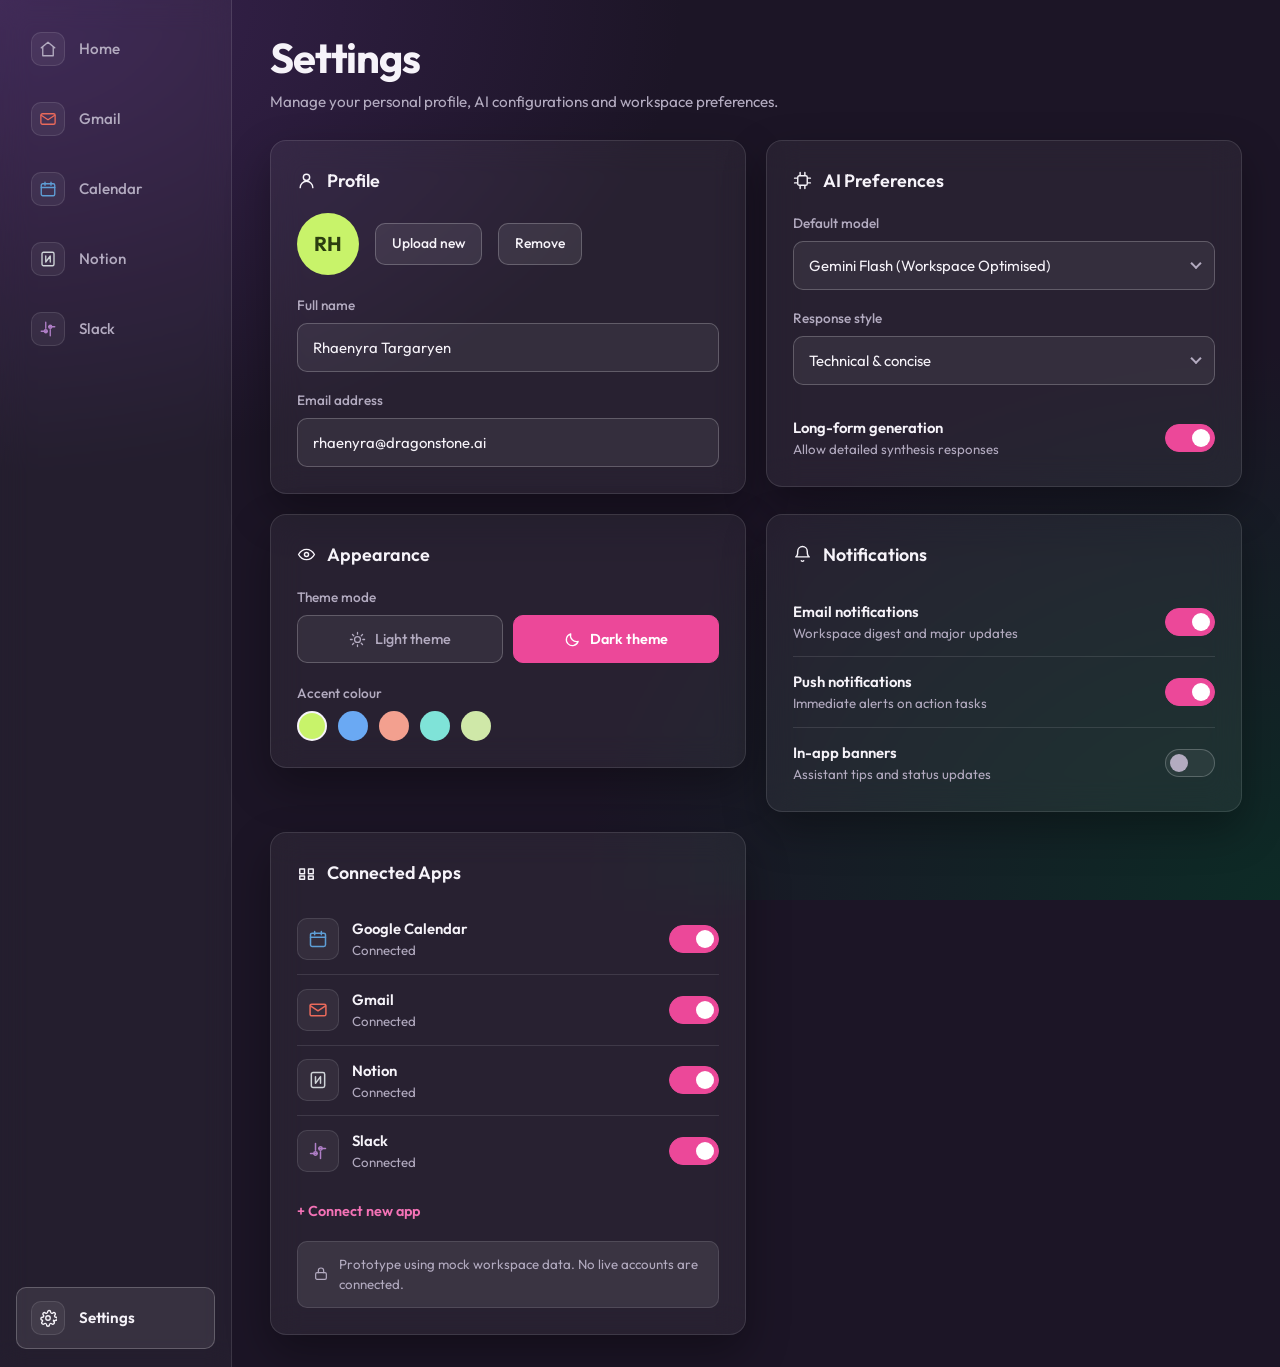
<file: labs/v4/frontend/settings.html>
<!DOCTYPE html>
<html lang="en" dir="ltr">
<head>
  <meta charset="UTF-8">
  <meta name="viewport" content="width=device-width, initial-scale=1, viewport-fit=cover">
  <meta name="description" content="Nexus settings — manage your profile, appearance, notifications and connected apps.">
  <title>Settings — Nexus</title>
  <link rel="preconnect" href="https://fonts.googleapis.com">
  <link rel="preconnect" href="https://fonts.gstatic.com" crossorigin>
  <link href="https://fonts.googleapis.com/css2?family=Outfit:wght@400;500;600;700&display=swap" rel="stylesheet">
  <link rel="stylesheet" href="css/style.css">
</head>
<body>

<a class="skip-link" href="#main">Skip to main content</a>

<div class="shell">

  <nav class="sidebar" aria-label="Workspace navigation">
    <ul class="nav-list">
      <li>
        <a class="nav-link" href="index.html" aria-label="Home" title="Home">
          <span class="nav-icon" aria-hidden="true">
            <svg viewBox="0 0 24 24" fill="none" stroke="currentColor" stroke-width="1.8" stroke-linecap="round" stroke-linejoin="round"><path d="M3 10.5 12 3l9 7.5"/><path d="M5 9.5V21h14V9.5"/></svg>
          </span>
          <span class="nav-label">Home</span>
        </a>
      </li>
      <li>
        <a class="nav-link" href="#" aria-label="Gmail" title="Gmail">
          <span class="nav-icon badge-gmail" aria-hidden="true">
            <svg viewBox="0 0 24 24" fill="none" stroke="currentColor" stroke-width="1.8" stroke-linecap="round" stroke-linejoin="round"><rect x="2.5" y="5" width="19" height="14" rx="2"/><path d="m3 7 9 6 9-6"/></svg>
          </span>
          <span class="nav-label">Gmail</span>
        </a>
      </li>
      <li>
        <a class="nav-link" href="#" aria-label="Calendar" title="Calendar">
          <span class="nav-icon badge-calendar" aria-hidden="true">
            <svg viewBox="0 0 24 24" fill="none" stroke="currentColor" stroke-width="1.8" stroke-linecap="round" stroke-linejoin="round"><rect x="3" y="5" width="18" height="16" rx="2"/><path d="M3 10h18M8 3v4M16 3v4"/></svg>
          </span>
          <span class="nav-label">Calendar</span>
        </a>
      </li>
      <li>
        <a class="nav-link" href="#" aria-label="Notion" title="Notion">
          <span class="nav-icon badge-notion" aria-hidden="true">
            <svg viewBox="0 0 24 24" fill="none" stroke="currentColor" stroke-width="1.8" stroke-linecap="round" stroke-linejoin="round"><rect x="4" y="3" width="16" height="18" rx="2"/><path d="M9 8v8l6-8v8"/></svg>
          </span>
          <span class="nav-label">Notion</span>
        </a>
      </li>
      <li>
        <a class="nav-link" href="#" aria-label="Slack" title="Slack">
          <span class="nav-icon badge-slack" aria-hidden="true">
            <svg viewBox="0 0 24 24" fill="none" stroke="currentColor" stroke-width="1.8" stroke-linecap="round" stroke-linejoin="round"><path d="M9 3v8M15 13v8M3 15h8M13 9h8"/><circle cx="9" cy="15" r="2"/><circle cx="15" cy="9" r="2"/></svg>
          </span>
          <span class="nav-label">Slack</span>
        </a>
      </li>
    </ul>

    <div class="nav-spacer"></div>

    <ul class="nav-list">
      <li>
        <a class="nav-link" href="settings.html" aria-current="page" aria-label="Settings" title="Settings">
          <span class="nav-icon" aria-hidden="true">
            <svg viewBox="0 0 24 24" fill="none" stroke="currentColor" stroke-width="1.8" stroke-linecap="round" stroke-linejoin="round"><circle cx="12" cy="12" r="3"/><path d="M19.4 15a1.7 1.7 0 0 0 .34 1.87l.06.06a2 2 0 1 1-2.83 2.83l-.06-.06a1.7 1.7 0 0 0-2.9 1.2V21a2 2 0 1 1-4 0v-.1a1.7 1.7 0 0 0-2.9-1.2l-.06.06a2 2 0 1 1-2.83-2.83l.06-.06A1.7 1.7 0 0 0 4.6 15H4.5a2 2 0 1 1 0-4h.1a1.7 1.7 0 0 0 1.2-2.9l-.06-.06a2 2 0 1 1 2.83-2.83l.06.06A1.7 1.7 0 0 0 11.5 4.1V4a2 2 0 1 1 4 0v.1a1.7 1.7 0 0 0 2.9 1.2l.06-.06a2 2 0 1 1 2.83 2.83l-.06.06a1.7 1.7 0 0 0 1.2 2.9h.07a2 2 0 1 1 0 4h-.1a1.7 1.7 0 0 0-1.5 1Z"/></svg>
          </span>
          <span class="nav-label">Settings</span>
        </a>
      </li>
    </ul>
  </nav>

  <main class="main" id="main">

    <div class="page-head">
      <h1>Settings</h1>
      <p>Manage your personal profile, AI configurations and workspace preferences.</p>
    </div>

    <div class="settings-grid">

      <!-- ---------- Profile ---------- -->
      <section class="card" aria-labelledby="profile-heading">
        <h2 class="card-title" id="profile-heading">
          <svg viewBox="0 0 24 24" fill="none" stroke="currentColor" stroke-width="1.8" stroke-linecap="round" stroke-linejoin="round" aria-hidden="true"><circle cx="12" cy="8" r="4"/><path d="M4 21a8 8 0 0 1 16 0"/></svg>
          Profile
        </h2>

        <div class="avatar-row">
          <span class="avatar" aria-hidden="true">RH</span>
          <button class="ghost-button" type="button">Upload new</button>
          <button class="ghost-button" type="button">Remove</button>
        </div>

        <div class="field-group">
          <label class="field-label" for="full-name">Full name</label>
          <input class="text-input" id="full-name" type="text" value="Rhaenyra Targaryen" autocomplete="name">
        </div>

        <div class="field-group">
          <label class="field-label" for="email">Email address</label>
          <input class="text-input" id="email" type="email" value="rhaenyra@dragonstone.ai" autocomplete="email">
        </div>
      </section>

      <!-- ---------- AI preferences ---------- -->
      <section class="card" aria-labelledby="ai-heading">
        <h2 class="card-title" id="ai-heading">
          <svg viewBox="0 0 24 24" fill="none" stroke="currentColor" stroke-width="1.8" stroke-linecap="round" stroke-linejoin="round" aria-hidden="true"><rect x="6" y="6" width="12" height="12" rx="2"/><path d="M9 2v3M15 2v3M9 19v3M15 19v3M2 9h3M2 15h3M19 9h3M19 15h3"/></svg>
          AI Preferences
        </h2>

        <div class="field-group">
          <label class="field-label" for="model">Default model</label>
          <div class="select-wrap">
            <select class="select-input" id="model">
              <option>Gemini Flash (Workspace Optimised)</option>
              <option>Gemini Flash-Lite</option>
              <option>Groq / Llama</option>
            </select>
          </div>
        </div>

        <div class="field-group">
          <label class="field-label" for="style">Response style</label>
          <div class="select-wrap">
            <select class="select-input" id="style">
              <option>Technical &amp; concise</option>
              <option>Conversational</option>
              <option>Detailed</option>
            </select>
          </div>
        </div>

        <div class="toggle-row">
          <span class="label-block">
            <strong>Long-form generation</strong>
            <p>Allow detailed synthesis responses</p>
          </span>
          <span class="switch">
            <input type="checkbox" id="longform" role="switch" checked>
            <label class="sr-only" for="longform">Long-form generation</label>
            <span class="track" aria-hidden="true"></span>
            <span class="thumb" aria-hidden="true"></span>
          </span>
        </div>
      </section>

      <!-- ---------- Appearance ---------- -->
      <section class="card" aria-labelledby="appearance-heading">
        <h2 class="card-title" id="appearance-heading">
          <svg viewBox="0 0 24 24" fill="none" stroke="currentColor" stroke-width="1.8" stroke-linecap="round" stroke-linejoin="round" aria-hidden="true"><path d="M2 12s3.6-6.5 10-6.5S22 12 22 12s-3.6 6.5-10 6.5S2 12 2 12Z"/><circle cx="12" cy="12" r="2.6"/></svg>
          Appearance
        </h2>

        <p class="field-label" id="theme-label">Theme mode</p>
        <div class="theme-switch" role="group" aria-labelledby="theme-label">
          <button class="theme-option" type="button" data-theme="light" aria-pressed="false">
            <svg viewBox="0 0 24 24" fill="none" stroke="currentColor" stroke-width="1.8" stroke-linecap="round" stroke-linejoin="round" aria-hidden="true"><circle cx="12" cy="12" r="4.2"/><path d="M12 2v2.5M12 19.5V22M2 12h2.5M19.5 12H22M4.9 4.9l1.8 1.8M17.3 17.3l1.8 1.8M19.1 4.9l-1.8 1.8M6.7 17.3l-1.8 1.8"/></svg>
            Light theme
          </button>
          <button class="theme-option" type="button" data-theme="dark" aria-pressed="true">
            <svg viewBox="0 0 24 24" fill="none" stroke="currentColor" stroke-width="1.8" stroke-linecap="round" stroke-linejoin="round" aria-hidden="true"><path d="M20 14.5A8.5 8.5 0 0 1 9.5 4a8.5 8.5 0 1 0 10.5 10.5Z"/></svg>
            Dark theme
          </button>
        </div>

        <p class="field-label" id="accent-label">Accent colour</p>
        <div class="accent-row" role="group" aria-labelledby="accent-label">
          <button class="accent-dot" type="button" style="background:#c8f36a" aria-label="Lime accent" aria-pressed="true"></button>
          <button class="accent-dot" type="button" style="background:#6aa9f3" aria-label="Blue accent" aria-pressed="false"></button>
          <button class="accent-dot" type="button" style="background:#f3a08f" aria-label="Coral accent" aria-pressed="false"></button>
          <button class="accent-dot" type="button" style="background:#7fe3d8" aria-label="Teal accent" aria-pressed="false"></button>
          <button class="accent-dot" type="button" style="background:#cfe8a8" aria-label="Sage accent" aria-pressed="false"></button>
        </div>
      </section>

      <!-- ---------- Notifications ---------- -->
      <section class="card" aria-labelledby="notify-heading">
        <h2 class="card-title" id="notify-heading">
          <svg viewBox="0 0 24 24" fill="none" stroke="currentColor" stroke-width="1.8" stroke-linecap="round" stroke-linejoin="round" aria-hidden="true"><path d="M18 8a6 6 0 0 0-12 0c0 6-2.5 7-2.5 7h17S18 14 18 8Z"/><path d="M10.5 20a2 2 0 0 0 3 0"/></svg>
          Notifications
        </h2>

        <div class="toggle-row">
          <span class="label-block">
            <strong>Email notifications</strong>
            <p>Workspace digest and major updates</p>
          </span>
          <span class="switch">
            <input type="checkbox" id="notify-email" role="switch" checked>
            <label class="sr-only" for="notify-email">Email notifications</label>
            <span class="track" aria-hidden="true"></span>
            <span class="thumb" aria-hidden="true"></span>
          </span>
        </div>

        <div class="toggle-row">
          <span class="label-block">
            <strong>Push notifications</strong>
            <p>Immediate alerts on action tasks</p>
          </span>
          <span class="switch">
            <input type="checkbox" id="notify-push" role="switch" checked>
            <label class="sr-only" for="notify-push">Push notifications</label>
            <span class="track" aria-hidden="true"></span>
            <span class="thumb" aria-hidden="true"></span>
          </span>
        </div>

        <div class="toggle-row">
          <span class="label-block">
            <strong>In-app banners</strong>
            <p>Assistant tips and status updates</p>
          </span>
          <span class="switch">
            <input type="checkbox" id="notify-banner" role="switch">
            <label class="sr-only" for="notify-banner">In-app banners</label>
            <span class="track" aria-hidden="true"></span>
            <span class="thumb" aria-hidden="true"></span>
          </span>
        </div>
      </section>

      <!-- ---------- Connected apps ---------- -->
      <section class="card" aria-labelledby="apps-heading">
        <h2 class="card-title" id="apps-heading">
          <svg viewBox="0 0 24 24" fill="none" stroke="currentColor" stroke-width="1.8" stroke-linecap="round" stroke-linejoin="round" aria-hidden="true"><path d="M3.5 7.5h6v6h-6zM14.5 7.5h6v6h-6zM3.5 16.5h6v4h-6zM14.5 16.5h6v4h-6z"/></svg>
          Connected Apps
        </h2>

        <div id="connected-apps">
          <p style="color:var(--text-muted);font-size:.86rem">Loading connected apps…</p>
        </div>

        <button class="link-button" type="button">+ Connect new app</button>

        <p class="note-strip">
          <svg viewBox="0 0 24 24" fill="none" stroke="currentColor" stroke-width="1.8" stroke-linecap="round" stroke-linejoin="round" aria-hidden="true"><rect x="4" y="10" width="16" height="10" rx="2"/><path d="M8 10V7a4 4 0 0 1 8 0v3"/></svg>
          Prototype using mock workspace data. No live accounts are connected.
        </p>
      </section>

    </div>
  </main>
</div>

<script src="js/api-client.js"></script>
<script src="js/app.js"></script>
</body>
</html>
</file>
<file: labs/lab2-ui/v1/style.css>
body {
    font-family: Arial;
    margin: 40px;
    background-color: #f4f6f8;
}

header {
    background-color: #e9eef3;
    padding: 20px;
    border-radius: 6px;
}

main {
    max-width: 700px;
}

section {
    margin-top: 30px;
    padding: 20px;
    background-color: white;
    border: 1px solid #ddd;
    border-radius: 6px;
}

.apps span {
    display: inline-block;
    background-color: #eef2f5;
    padding: 8px 12px;
    margin-right: 8px;
    border-radius: 5px;
}

input {
    padding: 10px;
    width: 300px;
}

button {
    padding: 10px 12px;
    cursor: pointer;
}

.examples {
    margin-top: 20px;
}

.exampleButton {
    background-color: #f3f3f3;
    border: 1px solid #ccc;
    margin-right: 5px;
}

#result {
    margin-top: 20px;
    padding: 15px;
    background-color: #f8f9fa;
    border-left: 4px solid #666;
}
</file>
<file: labs/lab2-ui/v2/style.css>
/* ==========================================================================
   Nexus — Version 2
   Design tokens, theming, layout and responsive behaviour.

   Colour values below were checked for WCAG AA contrast (4.5:1 for body
   text, 3:1 for large text and UI boundaries). Where the Figma prototype
   used a value that failed, the adjusted value is noted in a comment.
   ========================================================================== */

/* --------------------------------------------------------------------------
   1. Tokens — dark theme is the default, light theme overrides below
   -------------------------------------------------------------------------- */
:root {
  /* Surfaces */
  --bg-top-left: #3a2352;
  --bg-bottom-right: #0d2b26;
  --bg-base: #1c1526;
  --rail: rgba(255, 255, 255, 0.04);
  --card: rgba(255, 255, 255, 0.055);
  --card-raised: rgba(255, 255, 255, 0.085);
  --field: rgba(255, 255, 255, 0.06);
  --line: rgba(255, 255, 255, 0.11);
  --line-strong: rgba(255, 255, 255, 0.22);

  /* Text — muted lifted from the prototype's grey to reach 4.5:1 on card */
  --text: #f6f3f9;
  --text-muted: #b3abc0;
  --text-faint: #a49bb2;

  /* Accent — prototype pink measured ~4.7:1 on the dark background, a
     marginal pass. Small text uses the lighter tint at ~5.7:1 instead. */
  --accent: #ec4899;
  --accent-text: #f472b6;
  --accent-ink: #ffffff;
  --lime: #c8f36a;
  --lime-ink: #2b3d10;

  /* Source-of-truth colours for the connected services */
  --gmail: #ea6a5b;
  --calendar: #5e9ed6;
  --notion: #cfd4d8;
  --slack: #b07fc7;

  /* Priority markers on the task list */
  --pri-high: #f4645f;
  --pri-med: #f0b23c;
  --pri-low: #4dc98f;

  --radius: 16px;
  --radius-sm: 10px;
  --radius-pill: 999px;
  --shadow: 0 18px 44px rgba(0, 0, 0, 0.32);
  --rail-w: 232px;
  --rail-w-collapsed: 76px;
}

/* Light theme. Applied when the user picks it, or by system preference
   when they have not expressed a choice. */
:root[data-theme="light"] {
  --bg-top-left: #ece4f6;
  --bg-bottom-right: #dcefe8;
  --bg-base: #f4f1f8;
  --rail: rgba(255, 255, 255, 0.72);
  --card: rgba(255, 255, 255, 0.78);
  --card-raised: rgba(255, 255, 255, 0.94);
  --field: rgba(255, 255, 255, 0.9);
  --line: rgba(45, 30, 60, 0.13);
  --line-strong: rgba(45, 30, 60, 0.3);

  --text: #241a31;
  --text-muted: #5d5169;  /* 6.9:1 on the light card */
  --text-faint: #6b5f77;

  --accent: #c31f6f;      /* darkened from #ec4899, which was 2.9:1 on white */
  --accent-text: #ab1a60;
  --accent-ink: #ffffff;
  --lime: #6f8f2a;
  --lime-ink: #ffffff;

  --gmail: #c2452f;
  --calendar: #2f6da3;
  --notion: #4a4a55;
  --slack: #7a3f94;

  --pri-high: #c0392b;
  --pri-med: #9a6800;
  --pri-low: #1d7a52;

  --shadow: 0 14px 34px rgba(60, 40, 80, 0.12);
}

@media (prefers-color-scheme: light) {
  :root:not([data-theme="dark"]) {
    --bg-top-left: #ece4f6;
    --bg-bottom-right: #dcefe8;
    --bg-base: #f4f1f8;
    --rail: rgba(255, 255, 255, 0.72);
    --card: rgba(255, 255, 255, 0.78);
    --card-raised: rgba(255, 255, 255, 0.94);
    --field: rgba(255, 255, 255, 0.9);
    --line: rgba(45, 30, 60, 0.13);
    --line-strong: rgba(45, 30, 60, 0.3);
    --text: #241a31;
    --text-muted: #5d5169;
    --text-faint: #6b5f77;
    --accent: #c31f6f;
    --accent-text: #ab1a60;
    --lime: #6f8f2a;
    --lime-ink: #ffffff;
    --gmail: #c2452f;
    --calendar: #2f6da3;
    --notion: #4a4a55;
    --slack: #7a3f94;
    --pri-high: #c0392b;
    --pri-med: #9a6800;
    --pri-low: #1d7a52;
    --shadow: 0 14px 34px rgba(60, 40, 80, 0.12);
  }
}

/* --------------------------------------------------------------------------
   2. Base
   -------------------------------------------------------------------------- */
*, *::before, *::after { box-sizing: border-box; }

html { scroll-behavior: smooth; }

body {
  margin: 0;
  min-height: 100vh;
  color: var(--text);
  background-color: var(--bg-base);
  background-image:
    radial-gradient(1100px 760px at 0% 0%, var(--bg-top-left), transparent 62%),
    radial-gradient(1100px 860px at 100% 100%, var(--bg-bottom-right), transparent 64%);
  background-attachment: fixed;
  font-family: 'Outfit', 'Segoe UI', system-ui, -apple-system, sans-serif;
  /* 16px base. The prototype used 9–11px for several labels, which is below
     a comfortable reading size; the smallest value here is 12.8px. */
  font-size: 16px;
  line-height: 1.55;
  -webkit-font-smoothing: antialiased;
}

h1, h2, h3, p { margin: 0; }
button, input, select { font: inherit; color: inherit; }
button { cursor: pointer; }
ul { margin: 0; padding: 0; list-style: none; }

/* Visible keyboard focus on every interactive element. The prototype showed
   no focus treatment, which left keyboard users with no position indicator. */
:focus-visible {
  outline: 3px solid var(--accent-text);
  outline-offset: 2px;
  border-radius: 4px;
}

/* Honour a reduced-motion preference. */
@media (prefers-reduced-motion: reduce) {
  html { scroll-behavior: auto; }
  *, *::before, *::after {
    animation-duration: 0.001ms !important;
    transition-duration: 0.001ms !important;
  }
}

.sr-only {
  position: absolute;
  width: 1px; height: 1px;
  padding: 0; margin: -1px;
  overflow: hidden;
  clip: rect(0 0 0 0);
  white-space: nowrap;
  border: 0;
}

.skip-link {
  position: absolute;
  top: -100px;
  left: 12px;
  z-index: 200;
  padding: 12px 18px;
  color: var(--accent-ink);
  background: var(--accent);
  border-radius: 0 0 var(--radius-sm) var(--radius-sm);
  text-decoration: none;
  font-weight: 600;
}
.skip-link:focus { top: 0; }

[hidden] { display: none !important; }

/* --------------------------------------------------------------------------
   3. Shell and sidebar
   -------------------------------------------------------------------------- */
.shell {
  display: grid;
  grid-template-columns: var(--rail-w) minmax(0, 1fr);
  min-height: 100vh;
}

.sidebar {
  display: flex;
  flex-direction: column;
  gap: 8px;
  padding: 18px 16px;
  background: var(--rail);
  border-right: 1px solid var(--line);
  backdrop-filter: blur(14px);
}

.nav-list { display: grid; gap: 8px; }

.nav-link {
  display: flex;
  align-items: center;
  gap: 14px;
  padding: 13px 14px;
  color: var(--text-muted);
  border: 1px solid transparent;
  border-radius: var(--radius-sm);
  text-decoration: none;
  font-size: 0.95rem;
  font-weight: 500;
  transition: background 0.18s, color 0.18s, border-color 0.18s;
}
.nav-link:hover { color: var(--text); background: var(--card); }
.nav-link[aria-current="page"] {
  color: var(--text);
  background: var(--card-raised);
  border-color: var(--line-strong);
  font-weight: 600;
}

.nav-icon {
  display: grid;
  place-items: center;
  flex: 0 0 34px;
  width: 34px; height: 34px;
  border: 1px solid var(--line);
  border-radius: var(--radius-sm);
  background: var(--card);
}
.nav-icon svg { width: 18px; height: 18px; }

.nav-spacer { flex: 1; }

/* Tooltip shown when the rail collapses to icons only, so the label is
   still reachable by sighted mouse users. Screen readers use aria-label. */
.nav-link .nav-label { white-space: nowrap; }

/* --------------------------------------------------------------------------
   4. Main column
   -------------------------------------------------------------------------- */
.main {
  display: flex;
  flex-direction: column;
  min-width: 0;
  padding: 26px clamp(18px, 3vw, 40px) 32px;
}

.topbar {
  display: flex;
  align-items: flex-start;
  justify-content: space-between;
  gap: 18px;
  flex-wrap: wrap;
  margin-bottom: 26px;
}

.brand { display: flex; align-items: center; gap: 13px; }
.brand-mark {
  display: grid;
  place-items: center;
  width: 42px; height: 42px;
  border: 1px solid var(--line-strong);
  border-radius: 12px;
  background: var(--card-raised);
  font-size: 1.15rem;
  font-weight: 700;
}
.brand h1 { font-size: 1.55rem; font-weight: 700; letter-spacing: -0.02em; }
.brand p { color: var(--text-muted); font-size: 0.9rem; }

.status-pill {
  display: inline-flex;
  align-items: center;
  gap: 8px;
  padding: 8px 14px;
  color: var(--text-muted);
  border: 1px solid var(--line);
  border-radius: var(--radius-pill);
  background: var(--card);
  font-size: 0.8rem;
}
.status-dot {
  width: 8px; height: 8px;
  border-radius: 50%;
  background: var(--pri-low);
}

/* --------------------------------------------------------------------------
   5. Cards
   -------------------------------------------------------------------------- */
.card {
  padding: clamp(18px, 2.2vw, 26px);
  border: 1px solid var(--line);
  border-radius: var(--radius);
  background: var(--card);
  box-shadow: var(--shadow);
  backdrop-filter: blur(16px);
}

.card-title {
  display: flex;
  align-items: center;
  gap: 11px;
  margin-bottom: 18px;
  font-size: 1.12rem;
  font-weight: 600;
}
.card-title svg { width: 19px; height: 19px; flex: 0 0 auto; }

.field-label {
  display: block;
  margin-bottom: 7px;
  color: var(--text-muted);
  font-size: 0.85rem;
  font-weight: 500;
}

/* --------------------------------------------------------------------------
   6. Home view
   -------------------------------------------------------------------------- */
.greeting {
  margin-bottom: 20px;
  padding: 24px 28px;
  border: 1px solid var(--line);
  border-radius: var(--radius);
  background: var(--card);
  font-size: clamp(2rem, 5vw, 3.1rem);
  font-weight: 700;
  letter-spacing: -0.03em;
  line-height: 1.1;
}

.home-grid { display: grid; gap: 20px; max-width: 880px; }

.ask-card h2 { margin-bottom: 16px; font-size: 1.16rem; font-weight: 600; }

.ask-row { display: flex; align-items: center; gap: 12px; }

.ask-spark { color: var(--accent-text); font-size: 1.5rem; line-height: 1; }

.input-wrap {
  display: flex;
  align-items: center;
  flex: 1;
  min-width: 0;
  border: 1px solid var(--line-strong);
  border-radius: var(--radius-pill);
  background: var(--field);
  transition: border-color 0.18s, box-shadow 0.18s;
}
.input-wrap:focus-within {
  border-color: var(--accent);
  box-shadow: 0 0 0 3px rgba(236, 72, 153, 0.28);
}
.input-wrap input {
  width: 100%;
  min-width: 0;
  padding: 14px 20px;
  border: 0;
  outline: 0;
  background: transparent;
  font-size: 0.97rem;
}
.input-wrap input::placeholder { color: var(--text-faint); }

.mic-button {
  display: grid;
  place-items: center;
  flex: 0 0 auto;
  width: 40px; height: 40px;
  margin-right: 6px;
  color: var(--text-muted);
  border: 1px solid transparent;
  border-radius: 50%;
  background: transparent;
  transition: background 0.18s, color 0.18s;
}
.mic-button:hover { color: var(--text); background: var(--card-raised); }
.mic-button svg { width: 19px; height: 19px; }
.mic-button.is-listening {
  color: var(--accent-ink);
  background: var(--accent);
  border-color: var(--accent);
}

.primary-button {
  flex: 0 0 auto;
  padding: 14px 26px;
  color: var(--accent-ink);
  border: 0;
  border-radius: var(--radius-pill);
  background: var(--accent);
  font-size: 0.95rem;
  font-weight: 600;
  transition: filter 0.18s, transform 0.18s;
}
.primary-button:hover { filter: brightness(1.08); transform: translateY(-1px); }

.voice-status {
  min-height: 1.2em;
  margin-top: 10px;
  color: var(--accent-text);
  font-size: 0.85rem;
}

.chips { display: flex; flex-wrap: wrap; gap: 9px; margin-top: 16px; }
.chip {
  padding: 8px 15px;
  color: var(--text-muted);
  border: 1px solid var(--line);
  border-radius: var(--radius-pill);
  background: var(--card);
  font-size: 0.85rem;
  transition: color 0.18s, border-color 0.18s, background 0.18s;
}
.chip:hover { color: var(--text); border-color: var(--line-strong); background: var(--card-raised); }

/* Today's snapshot */
.snapshot-list { display: grid; gap: 11px; }
.snapshot-item {
  display: flex;
  align-items: center;
  gap: 14px;
  padding: 14px 16px;
  border: 1px solid var(--line);
  border-radius: var(--radius-sm);
  background: var(--card-raised);
}
.snapshot-item > div:nth-child(2) { flex: 1; min-width: 0; }
.snapshot-item strong { display: block; font-size: 0.95rem; font-weight: 600; }
.snapshot-item p { color: var(--text-muted); font-size: 0.86rem; }
.snapshot-meta {
  flex: 0 0 auto;
  color: var(--text-muted);
  font-size: 0.78rem;
  text-transform: uppercase;
  letter-spacing: 0.05em;
}

.app-badge {
  display: grid;
  place-items: center;
  flex: 0 0 42px;
  width: 42px; height: 42px;
  border: 1px solid var(--line);
  border-radius: var(--radius-sm);
  background: var(--card);
}
.app-badge svg { width: 20px; height: 20px; }
.badge-gmail { color: var(--gmail); }
.badge-calendar { color: var(--calendar); }
.badge-notion { color: var(--notion); }
.badge-slack { color: var(--slack); }

/* --------------------------------------------------------------------------
   7. Conversation view
   -------------------------------------------------------------------------- */
.conversation { display: grid; gap: 18px; }

.user-bubble {
  justify-self: end;
  max-width: min(560px, 100%);
  display: flex;
  align-items: center;
  gap: 12px;
  padding: 14px 18px;
  border: 1px solid var(--line);
  border-radius: var(--radius-pill);
  background: var(--card-raised);
  font-size: 0.97rem;
}
.user-avatar {
  display: grid;
  place-items: center;
  flex: 0 0 30px;
  width: 30px; height: 30px;
  color: var(--accent-ink);
  border-radius: 50%;
  background: var(--accent);
  font-size: 0.8rem;
  font-weight: 700;
}

.assistant-card { display: grid; gap: 20px; }

.assistant-label {
  display: flex;
  align-items: center;
  gap: 8px;
  color: var(--accent-text);
  font-size: 0.78rem;
  font-weight: 700;
  letter-spacing: 0.09em;
  text-transform: uppercase;
}

.assistant-summary { font-size: 1rem; line-height: 1.65; }
.assistant-summary strong { color: var(--accent-text); }

.tasks-heading {
  padding-top: 18px;
  border-top: 1px solid var(--line);
  font-size: 1.02rem;
  font-weight: 600;
}

.task-list { display: grid; gap: 3px; }

.task-row {
  display: grid;
  grid-template-columns: 150px minmax(0, 1fr) auto;
  align-items: center;
  gap: 16px;
  padding: 13px 16px;
  border-left: 4px solid var(--line-strong);
  border-radius: 0 var(--radius-sm) var(--radius-sm) 0;
  background: var(--card-raised);
}
.task-row.priority-high { border-left-color: var(--pri-high); }
.task-row.priority-med { border-left-color: var(--pri-med); }
.task-row.priority-low { border-left-color: var(--pri-low); }

.task-day { color: var(--text-muted); font-size: 0.85rem; }
.task-name { display: flex; align-items: center; gap: 10px; font-size: 0.95rem; }
.task-name svg { width: 17px; height: 17px; flex: 0 0 auto; }
.task-due { color: var(--text-muted); font-size: 0.85rem; white-space: nowrap; }

/* Priority is shown with a coloured bar in the prototype. Colour alone is
   not an accessible signal, so each row also carries a text label. */
.priority-tag {
  padding: 2px 8px;
  border: 1px solid var(--line);
  border-radius: var(--radius-pill);
  font-size: 0.72rem;
  font-weight: 600;
  text-transform: uppercase;
  letter-spacing: 0.04em;
}
.priority-high .priority-tag { color: var(--pri-high); }
.priority-med .priority-tag { color: var(--pri-med); }
.priority-low .priority-tag { color: var(--pri-low); }

.actions-block { padding-top: 18px; border-top: 1px solid var(--line); }
.actions-label {
  margin-bottom: 12px;
  color: var(--text-muted);
  font-size: 0.78rem;
  font-weight: 600;
  letter-spacing: 0.09em;
  text-transform: uppercase;
}

.followup {
  position: sticky;
  bottom: 18px;
  margin-top: 22px;
  padding: 12px;
  border: 1px solid var(--line);
  border-radius: var(--radius-pill);
  background: var(--card-raised);
  box-shadow: var(--shadow);
  backdrop-filter: blur(18px);
}
.followup .ask-row { gap: 10px; }
.followup .input-wrap { border-color: transparent; background: transparent; }

.back-link {
  justify-self: start;
  display: inline-flex;
  align-items: center;
  gap: 8px;
  padding: 9px 16px;
  color: var(--text-muted);
  border: 1px solid var(--line);
  border-radius: var(--radius-pill);
  background: var(--card);
  font-size: 0.87rem;
}
.back-link:hover { color: var(--text); border-color: var(--line-strong); }

/* --------------------------------------------------------------------------
   8. Settings
   -------------------------------------------------------------------------- */
.page-head { margin-bottom: 26px; }
.page-head h1 { font-size: clamp(1.9rem, 4vw, 2.6rem); font-weight: 700; letter-spacing: -0.03em; }
.page-head p { color: var(--text-muted); font-size: 0.95rem; }

.settings-grid {
  display: grid;
  grid-template-columns: repeat(auto-fit, minmax(340px, 1fr));
  gap: 20px;
  align-items: start;
}

.text-input, .select-input {
  width: 100%;
  padding: 12px 15px;
  color: var(--text);
  border: 1px solid var(--line-strong);
  border-radius: var(--radius-sm);
  background: var(--field);
  font-size: 0.93rem;
}
.select-input { appearance: none; padding-right: 38px; background-image: none; }
.select-wrap { position: relative; }
.select-wrap::after {
  content: '';
  position: absolute;
  top: 50%; right: 15px;
  width: 8px; height: 8px;
  border-right: 2px solid var(--text-muted);
  border-bottom: 2px solid var(--text-muted);
  transform: translateY(-70%) rotate(45deg);
  pointer-events: none;
}

.field-group { margin-bottom: 18px; }
.field-group:last-child { margin-bottom: 0; }

.avatar-row { display: flex; align-items: center; gap: 16px; margin-bottom: 20px; }
.avatar {
  display: grid;
  place-items: center;
  width: 62px; height: 62px;
  color: var(--lime-ink);
  border-radius: 50%;
  background: var(--lime);
  font-size: 1.25rem;
  font-weight: 700;
}
.ghost-button {
  padding: 9px 16px;
  color: var(--text);
  border: 1px solid var(--line-strong);
  border-radius: var(--radius-sm);
  background: var(--card-raised);
  font-size: 0.87rem;
  font-weight: 500;
}
.ghost-button:hover { border-color: var(--accent); }

/* Theme switch */
.theme-switch {
  display: grid;
  grid-template-columns: 1fr 1fr;
  gap: 10px;
  margin-bottom: 20px;
}
.theme-option {
  display: flex;
  align-items: center;
  justify-content: center;
  gap: 9px;
  padding: 12px;
  color: var(--text-muted);
  border: 1px solid var(--line-strong);
  border-radius: var(--radius-sm);
  background: var(--field);
  font-size: 0.9rem;
  font-weight: 500;
}
.theme-option[aria-pressed="true"] {
  color: var(--accent-ink);
  background: var(--accent);
  border-color: var(--accent);
  font-weight: 600;
}
.theme-option svg { width: 17px; height: 17px; }

.accent-row { display: flex; gap: 11px; }
.accent-dot {
  width: 30px; height: 30px;
  border: 2px solid transparent;
  border-radius: 50%;
  transition: transform 0.18s;
}
.accent-dot:hover { transform: scale(1.12); }
.accent-dot[aria-pressed="true"] { border-color: var(--text); }

/* Toggle rows — built on real checkboxes so they are keyboard reachable
   and announced by screen readers. The prototype used styled shapes only. */
.toggle-row {
  display: flex;
  align-items: center;
  justify-content: space-between;
  gap: 18px;
  padding: 13px 0;
  border-bottom: 1px solid var(--line);
}
.toggle-row:last-child { border-bottom: 0; padding-bottom: 0; }
.toggle-row .label-block { min-width: 0; }
.toggle-row strong { display: block; font-size: 0.93rem; font-weight: 600; }
.toggle-row p { color: var(--text-muted); font-size: 0.83rem; }

.switch { position: relative; flex: 0 0 auto; }
.switch input {
  position: absolute;
  inset: 0;
  width: 100%; height: 100%;
  margin: 0;
  opacity: 0;
  cursor: pointer;
}
.switch .track {
  display: block;
  width: 50px; height: 28px;
  border: 1px solid var(--line-strong);
  border-radius: var(--radius-pill);
  background: var(--field);
  transition: background 0.2s, border-color 0.2s;
}
.switch .thumb {
  position: absolute;
  top: 5px; left: 5px;
  width: 18px; height: 18px;
  border-radius: 50%;
  background: var(--text-muted);
  transition: transform 0.2s, background 0.2s;
  pointer-events: none;
}
.switch input:checked ~ .track { background: var(--accent); border-color: var(--accent); }
.switch input:checked ~ .thumb { background: #fff; transform: translateX(22px); }
.switch input:focus-visible ~ .track {
  outline: 3px solid var(--accent-text);
  outline-offset: 2px;
}

.connected-row {
  display: flex;
  align-items: center;
  gap: 13px;
  padding: 13px 0;
  border-bottom: 1px solid var(--line);
}
.connected-row:last-of-type { border-bottom: 0; }
.connected-row > div:nth-child(2) { flex: 1; min-width: 0; }
.connected-row strong { display: block; font-size: 0.93rem; font-weight: 600; }
.connected-row p { color: var(--text-muted); font-size: 0.83rem; }

.link-button {
  margin-top: 14px;
  padding: 0;
  color: var(--accent-text);
  border: 0;
  background: none;
  font-size: 0.9rem;
  font-weight: 600;
}
.link-button:hover { text-decoration: underline; }

.note-strip {
  display: flex;
  align-items: center;
  gap: 10px;
  margin-top: 18px;
  padding: 12px 15px;
  color: var(--text-muted);
  border: 1px solid var(--line);
  border-radius: var(--radius-sm);
  background: var(--card-raised);
  font-size: 0.83rem;
}
.note-strip svg { width: 16px; height: 16px; flex: 0 0 auto; }

/* --------------------------------------------------------------------------
   9. Responsive behaviour

   The Figma prototype supplied desktop frames only, so the two narrower
   layouts below were derived during implementation:
     · below 1080px the sidebar collapses to an icon rail
     · below 720px it becomes a fixed bottom bar and the grids go single-column
   -------------------------------------------------------------------------- */
@media (max-width: 1080px) {
  .shell { grid-template-columns: var(--rail-w-collapsed) minmax(0, 1fr); }
  .sidebar { padding: 18px 12px; align-items: center; }
  .nav-list { justify-items: center; }
  .nav-link { justify-content: center; padding: 9px; }
  .nav-link .nav-label { display: none; }
  .task-row { grid-template-columns: 130px minmax(0, 1fr) auto; gap: 12px; }
}

@media (max-width: 720px) {
  .shell { grid-template-columns: minmax(0, 1fr); }

  .sidebar {
    position: fixed;
    bottom: 0; left: 0; right: 0;
    z-index: 50;
    flex-direction: row;
    justify-content: space-around;
    gap: 4px;
    padding: 8px 6px calc(8px + env(safe-area-inset-bottom, 0px));
    border-right: 0;
    border-top: 1px solid var(--line-strong);
    background: var(--bg-base);
  }
  .nav-list { display: flex; gap: 4px; }
  .nav-spacer { display: none; }
  .nav-icon { width: 38px; height: 38px; flex-basis: 38px; }

  .main { padding: 18px 16px calc(92px + env(safe-area-inset-bottom, 0px)); }

  .topbar { margin-bottom: 20px; }

  .settings-grid { grid-template-columns: minmax(0, 1fr); }

  .ask-row { flex-wrap: wrap; }
  .ask-spark { display: none; }
  .input-wrap { flex-basis: 100%; }
  .primary-button { width: 100%; min-height: 48px; }

  /* Task rows stack, since three columns cannot hold their content here. */
  .task-row {
    grid-template-columns: minmax(0, 1fr);
    gap: 5px;
    padding: 13px 14px;
  }
  .task-due { text-align: left; }

  .followup { position: static; border-radius: var(--radius); }
  .followup .primary-button { margin-top: 10px; }

  .user-bubble { max-width: 100%; }
  .theme-switch { grid-template-columns: minmax(0, 1fr); }
}

@media (max-width: 400px) {
  .status-pill { display: none; }
  .avatar-row { flex-wrap: wrap; }
}
</file>
<file: labs/v4/frontend/css/style.css>
/* ==========================================================================
   Nexus — Version 2
   Design tokens, theming, layout and responsive behaviour.

   Colour values below were checked for WCAG AA contrast (4.5:1 for body
   text, 3:1 for large text and UI boundaries). Where the Figma prototype
   used a value that failed, the adjusted value is noted in a comment.
   ========================================================================== */

/* --------------------------------------------------------------------------
   1. Tokens — dark theme is the default, light theme overrides below
   -------------------------------------------------------------------------- */
:root {
  /* Surfaces */
  --bg-top-left: #3a2352;
  --bg-bottom-right: #0d2b26;
  --bg-base: #1c1526;
  --rail: rgba(255, 255, 255, 0.04);
  --card: rgba(255, 255, 255, 0.055);
  --card-raised: rgba(255, 255, 255, 0.085);
  --field: rgba(255, 255, 255, 0.06);
  --line: rgba(255, 255, 255, 0.11);
  --line-strong: rgba(255, 255, 255, 0.22);

  /* Text — muted lifted from the prototype's grey to reach 4.5:1 on card */
  --text: #f6f3f9;
  --text-muted: #b3abc0;
  --text-faint: #a49bb2;

  /* Accent — prototype pink measured ~4.7:1 on the dark background, a
     marginal pass. Small text uses the lighter tint at ~5.7:1 instead. */
  --accent: #ec4899;
  --accent-text: #f472b6;
  --accent-ink: #ffffff;
  --lime: #c8f36a;
  --lime-ink: #2b3d10;

  /* Source-of-truth colours for the connected services */
  --gmail: #ea6a5b;
  --calendar: #5e9ed6;
  --notion: #cfd4d8;
  --slack: #b07fc7;

  /* Priority markers on the task list */
  --pri-high: #f4645f;
  --pri-med: #f0b23c;
  --pri-low: #4dc98f;

  --radius: 16px;
  --radius-sm: 10px;
  --radius-pill: 999px;
  --shadow: 0 18px 44px rgba(0, 0, 0, 0.32);
  --rail-w: 232px;
  --rail-w-collapsed: 76px;
}

/* Light theme. Applied when the user picks it, or by system preference
   when they have not expressed a choice. */
:root[data-theme="light"] {
  --bg-top-left: #ece4f6;
  --bg-bottom-right: #dcefe8;
  --bg-base: #f4f1f8;
  --rail: rgba(255, 255, 255, 0.72);
  --card: rgba(255, 255, 255, 0.78);
  --card-raised: rgba(255, 255, 255, 0.94);
  --field: rgba(255, 255, 255, 0.9);
  --line: rgba(45, 30, 60, 0.13);
  --line-strong: rgba(45, 30, 60, 0.3);

  --text: #241a31;
  --text-muted: #5d5169;  /* 6.9:1 on the light card */
  --text-faint: #6b5f77;

  --accent: #c31f6f;      /* darkened from #ec4899, which was 2.9:1 on white */
  --accent-text: #ab1a60;
  --accent-ink: #ffffff;
  --lime: #6f8f2a;
  --lime-ink: #ffffff;

  --gmail: #c2452f;
  --calendar: #2f6da3;
  --notion: #4a4a55;
  --slack: #7a3f94;

  --pri-high: #c0392b;
  --pri-med: #9a6800;
  --pri-low: #1d7a52;

  --shadow: 0 14px 34px rgba(60, 40, 80, 0.12);
}

/* Dark is the designed default; the light theme above is applied when the
   user selects it in Settings. */

/* --------------------------------------------------------------------------
   2. Base
   -------------------------------------------------------------------------- */
*, *::before, *::after { box-sizing: border-box; }

html { scroll-behavior: smooth; }

body {
  margin: 0;
  min-height: 100vh;
  color: var(--text);
  background-color: var(--bg-base);
  background-image:
    radial-gradient(1100px 760px at 0% 0%, var(--bg-top-left), transparent 62%),
    radial-gradient(1100px 860px at 100% 100%, var(--bg-bottom-right), transparent 64%);
  background-attachment: fixed;
  font-family: 'Outfit', 'Segoe UI', system-ui, -apple-system, sans-serif;
  /* 16px base. The prototype used 9–11px for several labels, which is below
     a comfortable reading size; the smallest value here is 12.8px. */
  font-size: 16px;
  line-height: 1.55;
  -webkit-font-smoothing: antialiased;
}

h1, h2, h3, p { margin: 0; }
button, input, select { font: inherit; color: inherit; }
button { cursor: pointer; }
ul { margin: 0; padding: 0; list-style: none; }

/* Visible keyboard focus on every interactive element. The prototype showed
   no focus treatment, which left keyboard users with no position indicator. */
:focus-visible {
  outline: 3px solid var(--accent-text);
  outline-offset: 2px;
  border-radius: 4px;
}

/* Honour a reduced-motion preference. */
@media (prefers-reduced-motion: reduce) {
  html { scroll-behavior: auto; }
  *, *::before, *::after {
    animation-duration: 0.001ms !important;
    transition-duration: 0.001ms !important;
  }
}

.sr-only {
  position: absolute;
  width: 1px; height: 1px;
  padding: 0; margin: -1px;
  overflow: hidden;
  clip: rect(0 0 0 0);
  white-space: nowrap;
  border: 0;
}

.skip-link {
  position: absolute;
  top: -100px;
  left: 12px;
  z-index: 200;
  padding: 12px 18px;
  color: var(--accent-ink);
  background: var(--accent);
  border-radius: 0 0 var(--radius-sm) var(--radius-sm);
  text-decoration: none;
  font-weight: 600;
}
.skip-link:focus { top: 0; }

[hidden] { display: none !important; }

/* --------------------------------------------------------------------------
   3. Shell and sidebar
   -------------------------------------------------------------------------- */
.shell {
  display: grid;
  grid-template-columns: var(--rail-w) minmax(0, 1fr);
  min-height: 100vh;
}

.sidebar {
  display: flex;
  flex-direction: column;
  gap: 8px;
  padding: 18px 16px;
  background: var(--rail);
  border-right: 1px solid var(--line);
  backdrop-filter: blur(14px);
}

.nav-list { display: grid; gap: 8px; }

.nav-link {
  display: flex;
  align-items: center;
  gap: 14px;
  padding: 13px 14px;
  color: var(--text-muted);
  border: 1px solid transparent;
  border-radius: var(--radius-sm);
  text-decoration: none;
  font-size: 0.95rem;
  font-weight: 500;
  transition: background 0.18s, color 0.18s, border-color 0.18s;
}
.nav-link:hover { color: var(--text); background: var(--card); }
.nav-link[aria-current="page"] {
  color: var(--text);
  background: var(--card-raised);
  border-color: var(--line-strong);
  font-weight: 600;
}

.nav-icon {
  display: grid;
  place-items: center;
  flex: 0 0 34px;
  width: 34px; height: 34px;
  border: 1px solid var(--line);
  border-radius: var(--radius-sm);
  background: var(--card);
}
.nav-icon svg { width: 18px; height: 18px; }

.nav-spacer { flex: 1; }

/* Tooltip shown when the rail collapses to icons only, so the label is
   still reachable by sighted mouse users. Screen readers use aria-label. */
.nav-link .nav-label { white-space: nowrap; }

/* --------------------------------------------------------------------------
   4. Main column
   -------------------------------------------------------------------------- */
.main {
  display: flex;
  flex-direction: column;
  min-width: 0;
  padding: 26px clamp(18px, 3vw, 40px) 32px;
}

.topbar {
  display: flex;
  align-items: flex-start;
  justify-content: space-between;
  gap: 18px;
  flex-wrap: wrap;
  margin-bottom: 26px;
}

.brand { display: flex; align-items: center; gap: 13px; }
.brand-mark {
  display: grid;
  place-items: center;
  width: 42px; height: 42px;
  border: 1px solid var(--line-strong);
  border-radius: 12px;
  background: var(--card-raised);
  font-size: 1.15rem;
  font-weight: 700;
}
.brand h1 { font-size: 1.55rem; font-weight: 700; letter-spacing: -0.02em; }
.brand p { color: var(--text-muted); font-size: 0.9rem; }

.status-pill {
  display: inline-flex;
  align-items: center;
  gap: 8px;
  padding: 8px 14px;
  color: var(--text-muted);
  border: 1px solid var(--line);
  border-radius: var(--radius-pill);
  background: var(--card);
  font-size: 0.8rem;
}
.status-dot {
  width: 8px; height: 8px;
  border-radius: 50%;
  background: var(--pri-low);
}

/* --------------------------------------------------------------------------
   5. Cards
   -------------------------------------------------------------------------- */
.card {
  padding: clamp(18px, 2.2vw, 26px);
  border: 1px solid var(--line);
  border-radius: var(--radius);
  background: var(--card);
  box-shadow: var(--shadow);
  backdrop-filter: blur(16px);
}

.card-title {
  display: flex;
  align-items: center;
  gap: 11px;
  margin-bottom: 18px;
  font-size: 1.12rem;
  font-weight: 600;
}
.card-title svg { width: 19px; height: 19px; flex: 0 0 auto; }

.field-label {
  display: block;
  margin-bottom: 7px;
  color: var(--text-muted);
  font-size: 0.85rem;
  font-weight: 500;
}

/* --------------------------------------------------------------------------
   6. Home view
   -------------------------------------------------------------------------- */
.greeting {
  margin-bottom: 20px;
  padding: 24px 28px;
  border: 1px solid var(--line);
  border-radius: var(--radius);
  background: var(--card);
  font-size: clamp(2rem, 5vw, 3.1rem);
  font-weight: 700;
  letter-spacing: -0.03em;
  line-height: 1.1;
}

.home-grid { display: grid; gap: 20px; max-width: 880px; }

.ask-card h2 { margin-bottom: 16px; font-size: 1.16rem; font-weight: 600; }

.ask-row { display: flex; align-items: center; gap: 12px; }

.ask-spark { color: var(--accent-text); font-size: 1.5rem; line-height: 1; }

.input-wrap {
  display: flex;
  align-items: center;
  flex: 1;
  min-width: 0;
  border: 1px solid var(--line-strong);
  border-radius: var(--radius-pill);
  background: var(--field);
  transition: border-color 0.18s, box-shadow 0.18s;
}
.input-wrap:focus-within {
  border-color: var(--accent);
  box-shadow: 0 0 0 3px rgba(236, 72, 153, 0.28);
}
.input-wrap input {
  width: 100%;
  min-width: 0;
  padding: 14px 20px;
  border: 0;
  outline: 0;
  background: transparent;
  font-size: 0.97rem;
}
.input-wrap input::placeholder { color: var(--text-faint); }

.mic-button {
  display: grid;
  place-items: center;
  flex: 0 0 auto;
  width: 40px; height: 40px;
  margin-right: 6px;
  color: var(--text-muted);
  border: 1px solid transparent;
  border-radius: 50%;
  background: transparent;
  transition: background 0.18s, color 0.18s;
}
.mic-button:hover { color: var(--text); background: var(--card-raised); }
.mic-button svg { width: 19px; height: 19px; }
.mic-button.is-listening {
  color: var(--accent-ink);
  background: var(--accent);
  border-color: var(--accent);
}

.primary-button {
  flex: 0 0 auto;
  padding: 14px 26px;
  color: var(--accent-ink);
  border: 0;
  border-radius: var(--radius-pill);
  background: var(--accent);
  font-size: 0.95rem;
  font-weight: 600;
  transition: filter 0.18s, transform 0.18s;
}
.primary-button:hover { filter: brightness(1.08); transform: translateY(-1px); }

.voice-status {
  min-height: 1.2em;
  margin-top: 10px;
  color: var(--accent-text);
  font-size: 0.85rem;
}

.chips { display: flex; flex-wrap: wrap; gap: 9px; margin-top: 16px; }
.chip {
  padding: 8px 15px;
  color: var(--text-muted);
  border: 1px solid var(--line);
  border-radius: var(--radius-pill);
  background: var(--card);
  font-size: 0.85rem;
  transition: color 0.18s, border-color 0.18s, background 0.18s;
}
.chip:hover { color: var(--text); border-color: var(--line-strong); background: var(--card-raised); }

/* Today's snapshot */
.snapshot-list { display: grid; gap: 11px; }
.snapshot-item {
  display: flex;
  align-items: center;
  gap: 14px;
  padding: 14px 16px;
  border: 1px solid var(--line);
  border-radius: var(--radius-sm);
  background: var(--card-raised);
}
.snapshot-item > div:nth-child(2) { flex: 1; min-width: 0; }
.snapshot-item strong { display: block; font-size: 0.95rem; font-weight: 600; }
.snapshot-item p { color: var(--text-muted); font-size: 0.86rem; }
.snapshot-meta {
  flex: 0 0 auto;
  color: var(--text-muted);
  font-size: 0.78rem;
  text-transform: uppercase;
  letter-spacing: 0.05em;
}

.app-badge {
  display: grid;
  place-items: center;
  flex: 0 0 42px;
  width: 42px; height: 42px;
  border: 1px solid var(--line);
  border-radius: var(--radius-sm);
  background: var(--card);
}
.app-badge svg { width: 20px; height: 20px; }
.badge-gmail { color: var(--gmail); }
.badge-calendar { color: var(--calendar); }
.badge-notion { color: var(--notion); }
.badge-slack { color: var(--slack); }

/* --------------------------------------------------------------------------
   7. Conversation view
   -------------------------------------------------------------------------- */
.conversation { display: grid; gap: 18px; }

.user-bubble {
  justify-self: end;
  max-width: min(560px, 100%);
  display: flex;
  align-items: center;
  gap: 12px;
  padding: 14px 18px;
  border: 1px solid var(--line);
  border-radius: var(--radius-pill);
  background: var(--card-raised);
  font-size: 0.97rem;
}
.user-avatar {
  display: grid;
  place-items: center;
  flex: 0 0 30px;
  width: 30px; height: 30px;
  color: var(--accent-ink);
  border-radius: 50%;
  background: var(--accent);
  font-size: 0.8rem;
  font-weight: 700;
}

/* Extra space at the foot so the sticky follow-up bar never covers the
   last block of content while the page is being scrolled. */
.assistant-card { display: grid; gap: 20px; padding-bottom: 86px; }

.assistant-label {
  display: flex;
  align-items: center;
  gap: 8px;
  color: var(--accent-text);
  font-size: 0.78rem;
  font-weight: 700;
  letter-spacing: 0.09em;
  text-transform: uppercase;
}

.assistant-summary { font-size: 1rem; line-height: 1.65; }
.assistant-summary strong { color: var(--accent-text); }

.tasks-heading {
  padding-top: 18px;
  border-top: 1px solid var(--line);
  font-size: 1.02rem;
  font-weight: 600;
}

.task-list { display: grid; gap: 3px; }

.task-row {
  display: grid;
  grid-template-columns: 150px minmax(0, 1fr) auto;
  align-items: center;
  gap: 16px;
  padding: 13px 16px;
  border-left: 4px solid var(--line-strong);
  border-radius: 0 var(--radius-sm) var(--radius-sm) 0;
  background: var(--card-raised);
}
.task-row.priority-high { border-left-color: var(--pri-high); }
.task-row.priority-med { border-left-color: var(--pri-med); }
.task-row.priority-low { border-left-color: var(--pri-low); }

.task-day { color: var(--text-muted); font-size: 0.85rem; }
.task-name { display: flex; align-items: center; gap: 10px; font-size: 0.95rem; }
.task-name svg { width: 17px; height: 17px; flex: 0 0 auto; }
.task-due { color: var(--text-muted); font-size: 0.85rem; white-space: nowrap; }

/* Priority is shown with a coloured bar in the prototype. Colour alone is
   not an accessible signal, so each row also carries a text label. */
.priority-tag {
  padding: 2px 8px;
  border: 1px solid var(--line);
  border-radius: var(--radius-pill);
  font-size: 0.72rem;
  font-weight: 600;
  text-transform: uppercase;
  letter-spacing: 0.04em;
}
.priority-high .priority-tag { color: var(--pri-high); }
.priority-med .priority-tag { color: var(--pri-med); }
.priority-low .priority-tag { color: var(--pri-low); }

.actions-block { padding-top: 18px; border-top: 1px solid var(--line); }
.actions-label {
  margin-bottom: 12px;
  color: var(--text-muted);
  font-size: 0.78rem;
  font-weight: 600;
  letter-spacing: 0.09em;
  text-transform: uppercase;
}

.followup {
  position: sticky;
  bottom: 18px;
  margin-top: 22px;
  padding: 12px;
  border: 1px solid var(--line);
  border-radius: var(--radius-pill);
  background: var(--card-raised);
  box-shadow: var(--shadow);
  backdrop-filter: blur(18px);
}
.followup .ask-row { gap: 10px; }
.followup .input-wrap { border-color: transparent; background: transparent; }

.back-link {
  justify-self: start;
  display: inline-flex;
  align-items: center;
  gap: 8px;
  padding: 9px 16px;
  color: var(--text-muted);
  border: 1px solid var(--line);
  border-radius: var(--radius-pill);
  background: var(--card);
  font-size: 0.87rem;
}
.back-link:hover { color: var(--text); border-color: var(--line-strong); }

/* --------------------------------------------------------------------------
   8. Settings
   -------------------------------------------------------------------------- */
.page-head { margin-bottom: 26px; }
.page-head h1 { font-size: clamp(1.9rem, 4vw, 2.6rem); font-weight: 700; letter-spacing: -0.03em; }
.page-head p { color: var(--text-muted); font-size: 0.95rem; }

.settings-grid {
  display: grid;
  grid-template-columns: repeat(auto-fit, minmax(340px, 1fr));
  gap: 20px;
  align-items: start;
}

.text-input, .select-input {
  width: 100%;
  padding: 12px 15px;
  color: var(--text);
  border: 1px solid var(--line-strong);
  border-radius: var(--radius-sm);
  background: var(--field);
  font-size: 0.93rem;
}
.select-input { appearance: none; padding-right: 38px; background-image: none; }
.select-wrap { position: relative; }
.select-wrap::after {
  content: '';
  position: absolute;
  top: 50%; right: 15px;
  width: 8px; height: 8px;
  border-right: 2px solid var(--text-muted);
  border-bottom: 2px solid var(--text-muted);
  transform: translateY(-70%) rotate(45deg);
  pointer-events: none;
}

.field-group { margin-bottom: 18px; }
.field-group:last-child { margin-bottom: 0; }

.avatar-row { display: flex; align-items: center; gap: 16px; margin-bottom: 20px; }
.avatar {
  display: grid;
  place-items: center;
  width: 62px; height: 62px;
  color: var(--lime-ink);
  border-radius: 50%;
  background: var(--lime);
  font-size: 1.25rem;
  font-weight: 700;
}
.ghost-button {
  padding: 9px 16px;
  color: var(--text);
  border: 1px solid var(--line-strong);
  border-radius: var(--radius-sm);
  background: var(--card-raised);
  font-size: 0.87rem;
  font-weight: 500;
}
.ghost-button:hover { border-color: var(--accent); }

/* Theme switch */
.theme-switch {
  display: grid;
  grid-template-columns: 1fr 1fr;
  gap: 10px;
  margin-bottom: 20px;
}
.theme-option {
  display: flex;
  align-items: center;
  justify-content: center;
  gap: 9px;
  padding: 12px;
  color: var(--text-muted);
  border: 1px solid var(--line-strong);
  border-radius: var(--radius-sm);
  background: var(--field);
  font-size: 0.9rem;
  font-weight: 500;
}
.theme-option[aria-pressed="true"] {
  color: var(--accent-ink);
  background: var(--accent);
  border-color: var(--accent);
  font-weight: 600;
}
.theme-option svg { width: 17px; height: 17px; }

.accent-row { display: flex; gap: 11px; }
.accent-dot {
  width: 30px; height: 30px;
  border: 2px solid transparent;
  border-radius: 50%;
  transition: transform 0.18s;
}
.accent-dot:hover { transform: scale(1.12); }
.accent-dot[aria-pressed="true"] { border-color: var(--text); }

/* Toggle rows — built on real checkboxes so they are keyboard reachable
   and announced by screen readers. The prototype used styled shapes only. */
.toggle-row {
  display: flex;
  align-items: center;
  justify-content: space-between;
  gap: 18px;
  padding: 13px 0;
  border-bottom: 1px solid var(--line);
}
.toggle-row:last-child { border-bottom: 0; padding-bottom: 0; }
.toggle-row .label-block { min-width: 0; }
.toggle-row strong { display: block; font-size: 0.93rem; font-weight: 600; }
.toggle-row p { color: var(--text-muted); font-size: 0.83rem; }

.switch { position: relative; flex: 0 0 auto; }
.switch input {
  position: absolute;
  inset: 0;
  width: 100%; height: 100%;
  margin: 0;
  opacity: 0;
  cursor: pointer;
}
.switch .track {
  display: block;
  width: 50px; height: 28px;
  border: 1px solid var(--line-strong);
  border-radius: var(--radius-pill);
  background: var(--field);
  transition: background 0.2s, border-color 0.2s;
}
.switch .thumb {
  position: absolute;
  top: 5px; left: 5px;
  width: 18px; height: 18px;
  border-radius: 50%;
  background: var(--text-muted);
  transition: transform 0.2s, background 0.2s;
  pointer-events: none;
}
.switch input:checked ~ .track { background: var(--accent); border-color: var(--accent); }
.switch input:checked ~ .thumb { background: #fff; transform: translateX(22px); }
.switch input:focus-visible ~ .track {
  outline: 3px solid var(--accent-text);
  outline-offset: 2px;
}

.connected-row {
  display: flex;
  align-items: center;
  gap: 13px;
  padding: 13px 0;
  border-bottom: 1px solid var(--line);
}
.connected-row:last-of-type { border-bottom: 0; }
.connected-row > div:nth-child(2) { flex: 1; min-width: 0; }
.connected-row strong { display: block; font-size: 0.93rem; font-weight: 600; }
.connected-row p { color: var(--text-muted); font-size: 0.83rem; }

.link-button {
  margin-top: 14px;
  padding: 0;
  color: var(--accent-text);
  border: 0;
  background: none;
  font-size: 0.9rem;
  font-weight: 600;
}
.link-button:hover { text-decoration: underline; }

.note-strip {
  display: flex;
  align-items: center;
  gap: 10px;
  margin-top: 18px;
  padding: 12px 15px;
  color: var(--text-muted);
  border: 1px solid var(--line);
  border-radius: var(--radius-sm);
  background: var(--card-raised);
  font-size: 0.83rem;
}
.note-strip svg { width: 16px; height: 16px; flex: 0 0 auto; }

/* --------------------------------------------------------------------------
   9. Responsive behaviour

   The Figma prototype supplied desktop frames only, so the two narrower
   layouts below were derived during implementation:
     · below 1080px the sidebar collapses to an icon rail
     · below 720px it becomes a fixed bottom bar and the grids go single-column
   -------------------------------------------------------------------------- */
@media (max-width: 1080px) {
  .shell { grid-template-columns: var(--rail-w-collapsed) minmax(0, 1fr); }
  .sidebar { padding: 18px 12px; align-items: center; }
  .nav-list { justify-items: center; }
  .nav-link { justify-content: center; padding: 9px; }
  .nav-link .nav-label { display: none; }
  .task-row { grid-template-columns: 130px minmax(0, 1fr) auto; gap: 12px; }
}

@media (max-width: 720px) {
  .shell { grid-template-columns: minmax(0, 1fr); }

  .sidebar {
    position: fixed;
    bottom: 0; left: 0; right: 0;
    z-index: 50;
    flex-direction: row;
    justify-content: space-around;
    gap: 4px;
    padding: 8px 6px calc(8px + env(safe-area-inset-bottom, 0px));
    border-right: 0;
    border-top: 1px solid var(--line-strong);
    background: var(--bg-base);
  }
  .nav-list { display: flex; gap: 4px; }
  .nav-spacer { display: none; }
  .nav-icon { width: 38px; height: 38px; flex-basis: 38px; }

  .main { padding: 18px 16px calc(92px + env(safe-area-inset-bottom, 0px)); }

  .topbar { margin-bottom: 20px; }

  .settings-grid { grid-template-columns: minmax(0, 1fr); }

  .ask-row { flex-wrap: wrap; }
  .ask-spark { display: none; }
  .input-wrap { flex-basis: 100%; }
  .primary-button { width: 100%; min-height: 48px; }

  /* Task rows stack, since three columns cannot hold their content here. */
  .task-row {
    grid-template-columns: minmax(0, 1fr);
    gap: 5px;
    padding: 13px 14px;
  }
  .task-due { text-align: left; }

  .assistant-card { padding-bottom: clamp(18px, 2.2vw, 26px); }
  .followup { position: static; border-radius: var(--radius); }
  .followup .primary-button { margin-top: 10px; }

  .user-bubble { max-width: 100%; }
  .theme-switch { grid-template-columns: minmax(0, 1fr); }
}

@media (max-width: 400px) {
  .status-pill { display: none; }
  .avatar-row { flex-wrap: wrap; }
}

/* Trace line under the assistant answer. Surfaces what the application
   logic tier decided — intent, plugins queried, elapsed time — so the
   routing is visible rather than implied. */
.trace-line {
  padding-top: 12px;
  color: var(--text-muted);
  border-top: 1px solid var(--line);
  font-size: 0.8rem;
  letter-spacing: 0.02em;
}
.trace-line:empty { display: none; }

/* --------------------------------------------------------------------------
   Work items — create, read, update and delete

   Added in Version 4, when items became database rows the user can act on
   rather than markup written into the page.
   -------------------------------------------------------------------------- */
.items-head {
  display: flex;
  align-items: center;
  justify-content: space-between;
  gap: 14px;
  margin-bottom: 16px;
}
.items-status { color: var(--text-muted); font-size: 0.83rem; }
.items-status:empty { display: none; }

.item-form { margin-bottom: 16px; }
.item-form-row { margin-bottom: 10px; }
.item-form-row-split {
  display: grid;
  grid-template-columns: 1fr 1fr auto;
  gap: 10px;
  align-items: end;
}
.item-form-row-split .primary-button { padding: 12px 22px; }

.items-filters {
  display: flex;
  flex-wrap: wrap;
  gap: 8px;
  margin-bottom: 14px;
  padding-bottom: 14px;
  border-bottom: 1px solid var(--line);
}
.items-filters .chip[aria-pressed="true"] {
  color: var(--accent-ink);
  background: var(--accent);
  border-color: var(--accent);
  font-weight: 600;
}
.chip-right { margin-left: auto; }

.items-list { display: grid; gap: 8px; }

.item-row {
  display: grid;
  grid-template-columns: auto minmax(0, 1fr) auto;
  align-items: center;
  gap: 13px;
  padding: 12px 14px;
  border: 1px solid var(--line);
  border-left: 4px solid var(--line-strong);
  border-radius: var(--radius-sm);
  background: var(--card-raised);
}
.item-row.priority-high { border-left-color: var(--pri-high); }
.item-row.priority-med { border-left-color: var(--pri-med); }
.item-row.priority-low { border-left-color: var(--pri-low); }
.item-row.is-done { opacity: 0.62; }
.item-row.is-done .item-title { text-decoration: line-through; }

.item-check {
  width: 20px;
  height: 20px;
  accent-color: var(--accent);
  cursor: pointer;
}

.item-body { min-width: 0; }
.item-title { font-size: 0.95rem; font-weight: 500; }
.item-meta {
  display: flex;
  flex-wrap: wrap;
  gap: 10px;
  margin-top: 3px;
  color: var(--text-muted);
  font-size: 0.8rem;
}

.item-actions { display: flex; gap: 6px; }
.icon-button {
  display: grid;
  place-items: center;
  min-width: 56px;
  height: 34px;
  padding: 0 10px;
  color: var(--text-muted);
  border: 1px solid var(--line);
  border-radius: var(--radius-sm);
  background: transparent;
  font-size: 0.85rem;
  transition: color 0.18s, border-color 0.18s, background 0.18s;
}
.icon-button:hover { color: var(--text); border-color: var(--line-strong); background: var(--card); }
.icon-button.danger:hover { color: var(--pri-high); border-color: var(--pri-high); }

/* Inline edit, shown in place of the row */
.item-edit { display: grid; gap: 9px; }
.item-edit-row { display: grid; grid-template-columns: 1fr 1fr; gap: 9px; }
.item-edit-actions { display: flex; gap: 8px; }

.items-empty {
  padding: 22px 4px;
  color: var(--text-muted);
  font-size: 0.9rem;
  text-align: center;
}

@media (max-width: 720px) {
  .item-form-row-split { grid-template-columns: minmax(0, 1fr); }
  .item-form-row-split .primary-button { width: 100%; }
  .item-row { grid-template-columns: auto minmax(0, 1fr); }
  .item-actions { grid-column: 1 / -1; justify-content: flex-end; }
  .item-edit-row { grid-template-columns: minmax(0, 1fr); }
  .chip-right { margin-left: 0; }
}
</file>
